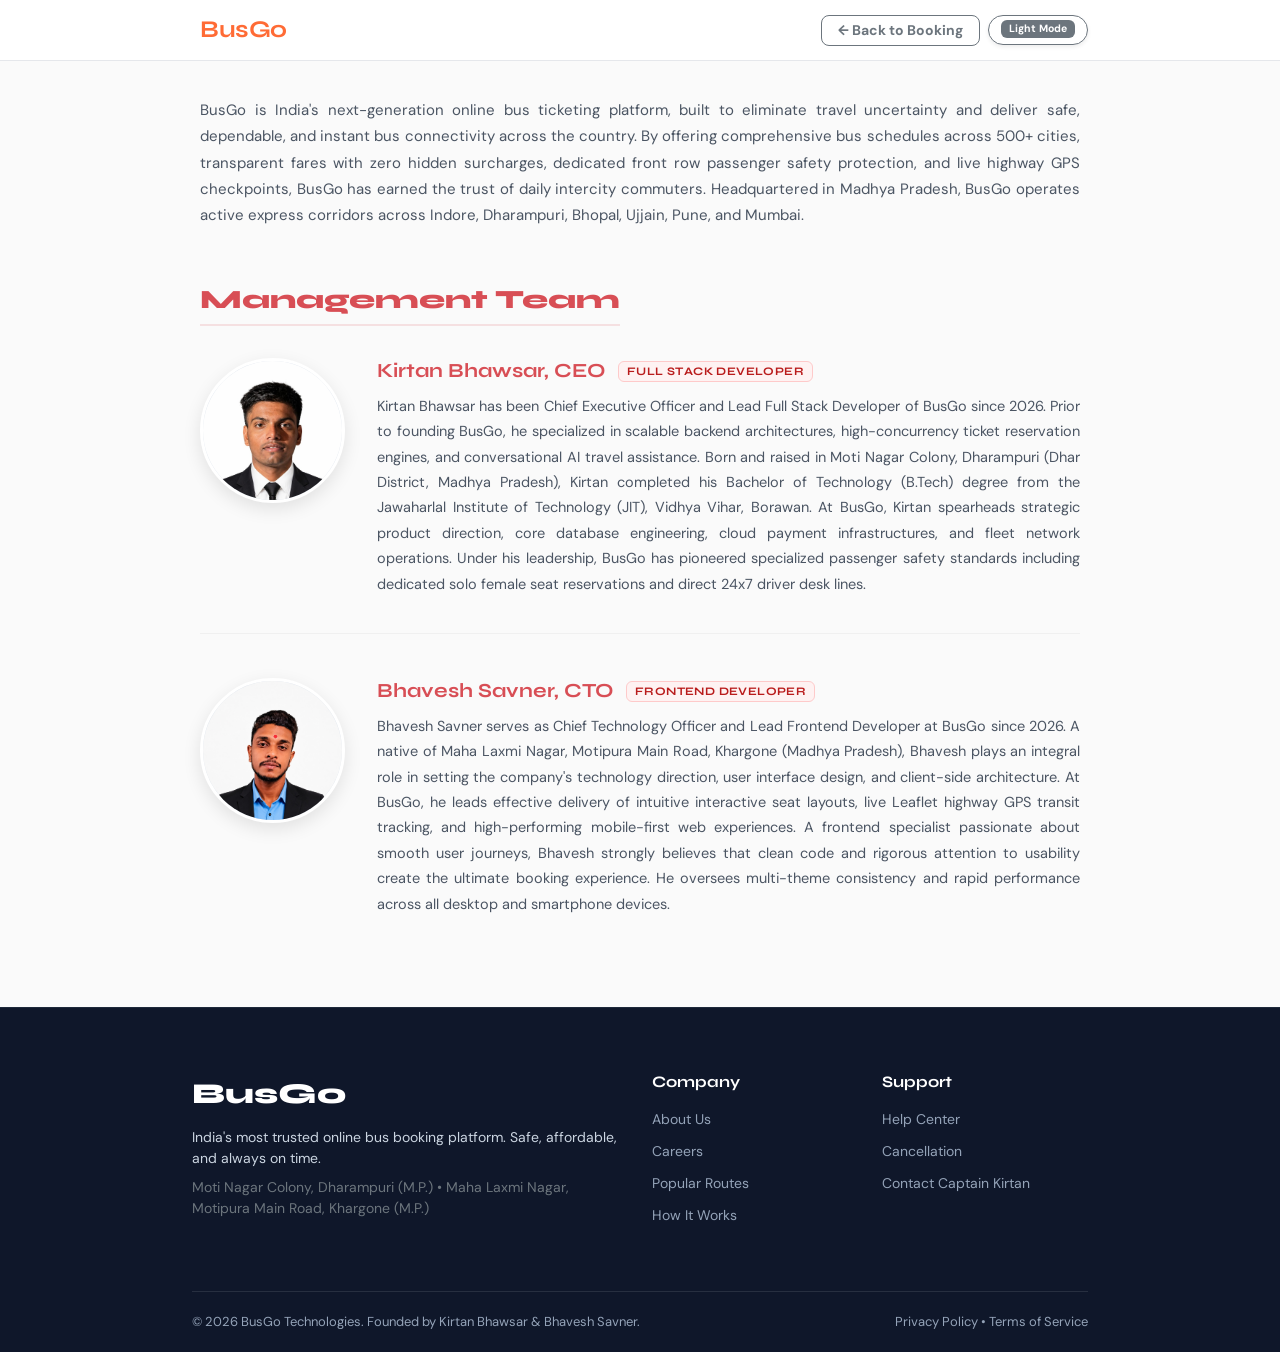
<file: src/main/webapp/about.html>
<!DOCTYPE html>
<html lang="en">
<head>
  <meta charset="UTF-8" />
  <meta name="viewport" content="width=device-width, initial-scale=1.0"/>
  <meta name="color-scheme" content="light dark"/>
  <meta name="theme-color" content="#ffffff" id="metaThemeColor"/>
  <title>About Us — BusGo Management Team</title>
  <link href="https://cdn.jsdelivr.net/npm/bootstrap@5.3.2/dist/css/bootstrap.min.css" rel="stylesheet"/>
  <link href="https://fonts.googleapis.com/css2?family=Syne:wght@600;700;800&family=DM+Sans:ital,opsz,wght@0,9..40,400;0,9..40,500;0,9..40,600;1,9..40,400&display=swap" rel="stylesheet"/>
  <link rel="stylesheet" href="style.css"/>
  <style>
    /* Clean, Lightweight redBus Corporate Layout */
    body {
      background-color: #fafafa;
      color: #374151;
      font-family: var(--font-body);
      min-height: 100vh;
      display: flex;
      flex-direction: column;
    }

    .about-nav {
      background: #ffffff;
      border-bottom: 1px solid #e5e7eb;
      padding: 12px 0;
      position: sticky;
      top: 0;
      z-index: 1020;
    }

    .about-main-wrapper {
      max-width: 920px;
      margin: 0 auto;
      padding: 36px 20px 60px;
      flex-grow: 1;
    }

    .company-summary {
      font-size: 15px;
      line-height: 1.75;
      color: #4b5563;
      margin-bottom: 32px;
      text-align: justify;
    }

    .management-section-title {
      font-family: var(--font-head);
      color: #d84e55; /* redBus signature crimson-red */
      font-size: 1.65rem;
      font-weight: 800;
      margin-top: 24px;
      margin-bottom: 32px;
      padding-bottom: 8px;
      border-bottom: 2px solid rgba(216, 78, 85, 0.15);
      display: inline-block;
    }

    .team-member-block {
      display: flex;
      align-items: flex-start;
      gap: 32px;
      margin-bottom: 44px;
      padding-bottom: 36px;
      border-bottom: 1px solid #f0f0f0;
    }

    .team-member-block:last-child {
      border-bottom: none;
      margin-bottom: 20px;
      padding-bottom: 10px;
    }

    .member-photo-container {
      flex-shrink: 0;
    }

    .member-avatar {
      width: 145px;
      height: 145px;
      border-radius: 50%;
      object-fit: cover;
      object-position: top center;
      box-shadow: 0 6px 18px rgba(0, 0, 0, 0.1);
      border: 3px solid #ffffff;
      display: block;
      background: #e2e8f0;
    }

    .member-content {
      flex-grow: 1;
    }

    .member-header-name {
      font-family: var(--font-head);
      color: #d84e55;
      font-size: 1.25rem;
      font-weight: 700;
      margin-bottom: 10px;
      line-height: 1.3;
    }

    .member-bio-text {
      font-size: 14.5px;
      line-height: 1.75;
      color: #4b5563;
      margin-bottom: 0;
      text-align: justify;
    }

    .member-sub-badge {
      display: inline-block;
      background: #fef2f2;
      color: #b91c1c;
      font-size: 11.5px;
      font-weight: 700;
      padding: 2px 8px;
      border-radius: 6px;
      border: 1px solid #fecaca;
      margin-left: 8px;
      vertical-align: middle;
      text-transform: uppercase;
      letter-spacing: 0.4px;
    }

    /* Mobile Responsiveness (< 768px) */
    @media (max-width: 767px) {
      .about-main-wrapper {
        padding: 24px 16px 40px;
      }

      .company-summary {
        font-size: 14px;
        line-height: 1.65;
        margin-bottom: 24px;
      }

      .management-section-title {
        font-size: 1.45rem;
        margin-bottom: 24px;
      }

      .team-member-block {
        flex-direction: column;
        align-items: center;
        gap: 16px;
        margin-bottom: 32px;
        padding-bottom: 28px;
        text-align: center;
      }

      .member-avatar {
        width: 125px;
        height: 125px;
      }

      .member-header-name {
        font-size: 1.2rem;
        margin-bottom: 8px;
      }

      .member-bio-text {
        font-size: 13.5px;
        line-height: 1.65;
        text-align: left;
      }
    }

    /* Dark Theme Support */
    [data-theme="dark"] body {
      background-color: #0b1120;
      color: #cbd5e1;
    }

    [data-theme="dark"] .about-nav {
      background: #0f172a;
      border-bottom-color: #1e293b;
    }

    [data-theme="dark"] .company-summary {
      color: #94a3b8;
    }

    [data-theme="dark"] .management-section-title {
      color: #ff6b35;
      border-bottom-color: rgba(255, 107, 53, 0.25);
    }

    [data-theme="dark"] .team-member-block {
      border-bottom-color: #1e293b;
    }

    [data-theme="dark"] .member-avatar {
      border-color: #1e293b;
      box-shadow: 0 6px 18px rgba(0, 0, 0, 0.35);
    }

    [data-theme="dark"] .member-header-name {
      color: #ff6b35;
    }

    [data-theme="dark"] .member-bio-text {
      color: #cbd5e1;
    }

    [data-theme="dark"] .member-sub-badge {
      background: rgba(255, 107, 53, 0.15);
      color: #ff8a5b;
      border-color: rgba(255, 107, 53, 0.35);
    }
  </style>
</head>
<body>

<!-- TOP COMPACT NAVIGATION BAR -->
<nav class="about-nav">
  <div class="container d-flex justify-content-between align-items-center" style="max-width: 920px;">
    <a class="navbar-brand d-flex align-items-center gap-1 text-decoration-none" href="index.html">
      <span class="brand-icon"></span>
      <span class="fw-bold fs-4" style="color: var(--primary); font-family: var(--font-head); letter-spacing: -0.5px;">BusGo</span>
    </a>
    
    <div class="d-flex align-items-center gap-2">
      <a href="index.html" class="btn btn-outline-secondary btn-sm px-3 fw-bold" style="border-radius: 8px;">
        &larr; Back to Booking
      </a>
      <button class="btn btn-outline-secondary btn-sm shadow-sm" id="themeToggleBtn" onclick="toggleTheme()" title="Toggle Dark / Light Mode" style="border-radius: 8px;">
        <span id="themeToggleLabel" class="badge bg-secondary-subtle text-secondary border px-2 py-1 fw-bold">Dark Mode</span>
      </button>
    </div>
  </div>
</nav>

<!-- MAIN CONTENT CONTAINER -->
<main class="about-main-wrapper">
  
  <!-- COMPANY SUMMARY OVERVIEW -->
  <p class="company-summary">
    BusGo is India's next-generation online bus ticketing platform, built to eliminate travel uncertainty and deliver safe, dependable, and instant bus connectivity across the country. By offering comprehensive bus schedules across 500+ cities, transparent fares with zero hidden surcharges, dedicated front row passenger safety protection, and live highway GPS checkpoints, BusGo has earned the trust of daily intercity commuters. Headquartered in Madhya Pradesh, BusGo operates active express corridors across Indore, Dharampuri, Bhopal, Ujjain, Pune, and Mumbai.
  </p>

  <!-- SECTION TITLE -->
  <h2 class="management-section-title">Management Team</h2>

  <!-- 1. KIRTAN BHAWSAR (CEO & FULL STACK DEVELOPER) -->
  <div class="team-member-block">
    <div class="member-photo-container">
      <img src="images/kirtan_bhawsar.jpg" alt="Kirtan Bhawsar" class="member-avatar" onerror="this.src='https://images.unsplash.com/photo-1507003211169-0a1dd7228f2d?auto=format&fit=crop&w=400&q=80';"/>
    </div>
    <div class="member-content">
      <div class="member-header-name">
        Kirtan Bhawsar, CEO
        <span class="member-sub-badge">Full Stack Developer</span>
      </div>
      <p class="member-bio-text">
        Kirtan Bhawsar has been Chief Executive Officer and Lead Full Stack Developer of BusGo since 2026. Prior to founding BusGo, he specialized in scalable backend architectures, high-concurrency ticket reservation engines, and conversational AI travel assistance. Born and raised in Moti Nagar Colony, Dharampuri (Dhar District, Madhya Pradesh), Kirtan completed his Bachelor of Technology (B.Tech) degree from the Jawaharlal Institute of Technology (JIT), Vidhya Vihar, Borawan. At BusGo, Kirtan spearheads strategic product direction, core database engineering, cloud payment infrastructures, and fleet network operations. Under his leadership, BusGo has pioneered specialized passenger safety standards including dedicated solo female seat reservations and direct 24x7 driver desk lines.
      </p>
    </div>
  </div>

  <!-- 2. BHAVESH SAVNER (CTO & FRONTEND DEVELOPER) -->
  <div class="team-member-block">
    <div class="member-photo-container">
      <img src="images/bhavesh_savner.jpg" alt="Bhavesh Savner" class="member-avatar" onerror="this.src='https://images.unsplash.com/photo-1500648767791-00dcc994a43e?auto=format&fit=crop&w=400&q=80';"/>
    </div>
    <div class="member-content">
      <div class="member-header-name">
        Bhavesh Savner, CTO
        <span class="member-sub-badge">Frontend Developer</span>
      </div>
      <p class="member-bio-text">
        Bhavesh Savner serves as Chief Technology Officer and Lead Frontend Developer at BusGo since 2026. A native of Maha Laxmi Nagar, Motipura Main Road, Khargone (Madhya Pradesh), Bhavesh plays an integral role in setting the company's technology direction, user interface design, and client-side architecture. At BusGo, he leads effective delivery of intuitive interactive seat layouts, live Leaflet highway GPS transit tracking, and high-performing mobile-first web experiences. A frontend specialist passionate about smooth user journeys, Bhavesh strongly believes that clean code and rigorous attention to usability create the ultimate booking experience. He oversees multi-theme consistency and rapid performance across all desktop and smartphone devices.
      </p>
    </div>
  </div>

</main>

<!-- SIMPLE, CLEAN FOOTER -->
<footer class="footer mt-auto">
  <div class="container" style="max-width: 920px;">
    <div class="row g-4">
      <div class="col-md-6">
        <div class="footer-brand">BusGo</div>
        <p class="footer-desc mb-2">India's most trusted online bus booking platform. Safe, affordable, and always on time.</p>
        <div class="small text-secondary">
          Moti Nagar Colony, Dharampuri (M.P.) &bull; Maha Laxmi Nagar, Motipura Main Road, Khargone (M.P.)
        </div>
      </div>
      <div class="col-md-3 col-6">
        <h6>Company</h6>
        <ul class="footer-links">
          <li><a href="about.html">About Us</a></li>
          <li><a href="careers.html">Careers</a></li>
          <li><a href="index.html#routes-section">Popular Routes</a></li>
          <li><a href="index.html#how-section">How It Works</a></li>
        </ul>
      </div>
      <div class="col-md-3 col-6">
        <h6>Support</h6>
        <ul class="footer-links">
          <li><a href="index.html">Help Center</a></li>
          <li><a href="index.html">Cancellation</a></li>
          <li><a href="https://wa.me/916264213958" target="_blank">Contact Captain Kirtan</a></li>
        </ul>
      </div>
    </div>
    <div class="footer-bottom">
      <span>&copy; 2026 BusGo Technologies. Founded by Kirtan Bhawsar &amp; Bhavesh Savner.</span>
      <span>Privacy Policy &bull; Terms of Service</span>
    </div>
  </div>
</footer>

<script>
  // Theme Engine for About Us Page
  function initTheme() {
    const saved = localStorage.getItem('busgo_theme') || 'light';
    applyTheme(saved);
  }
  function applyTheme(theme) {
    document.documentElement.setAttribute('data-theme', theme);
    document.documentElement.setAttribute('data-bs-theme', theme);
    localStorage.setItem('busgo_theme', theme);
    const isDark = theme === 'dark';
    const label = document.getElementById('themeToggleLabel');
    if (label) {
      label.textContent = isDark ? 'Dark Mode' : 'Light Mode';
      label.className = isDark ? 'badge bg-warning text-dark px-2 py-1 fw-bold' : 'badge bg-secondary text-white px-2 py-1 fw-bold';
    }
    const metaTheme = document.getElementById('metaThemeColor');
    if (metaTheme) {
      metaTheme.setAttribute('content', isDark ? '#0b1120' : '#ffffff');
    }
  }
  function toggleTheme() {
    const current = document.documentElement.getAttribute('data-theme') === 'dark' ? 'dark' : 'light';
    const next = current === 'dark' ? 'light' : 'dark';
    applyTheme(next);
  }
  document.addEventListener('DOMContentLoaded', initTheme);
</script>

</body>
</html>
</file>
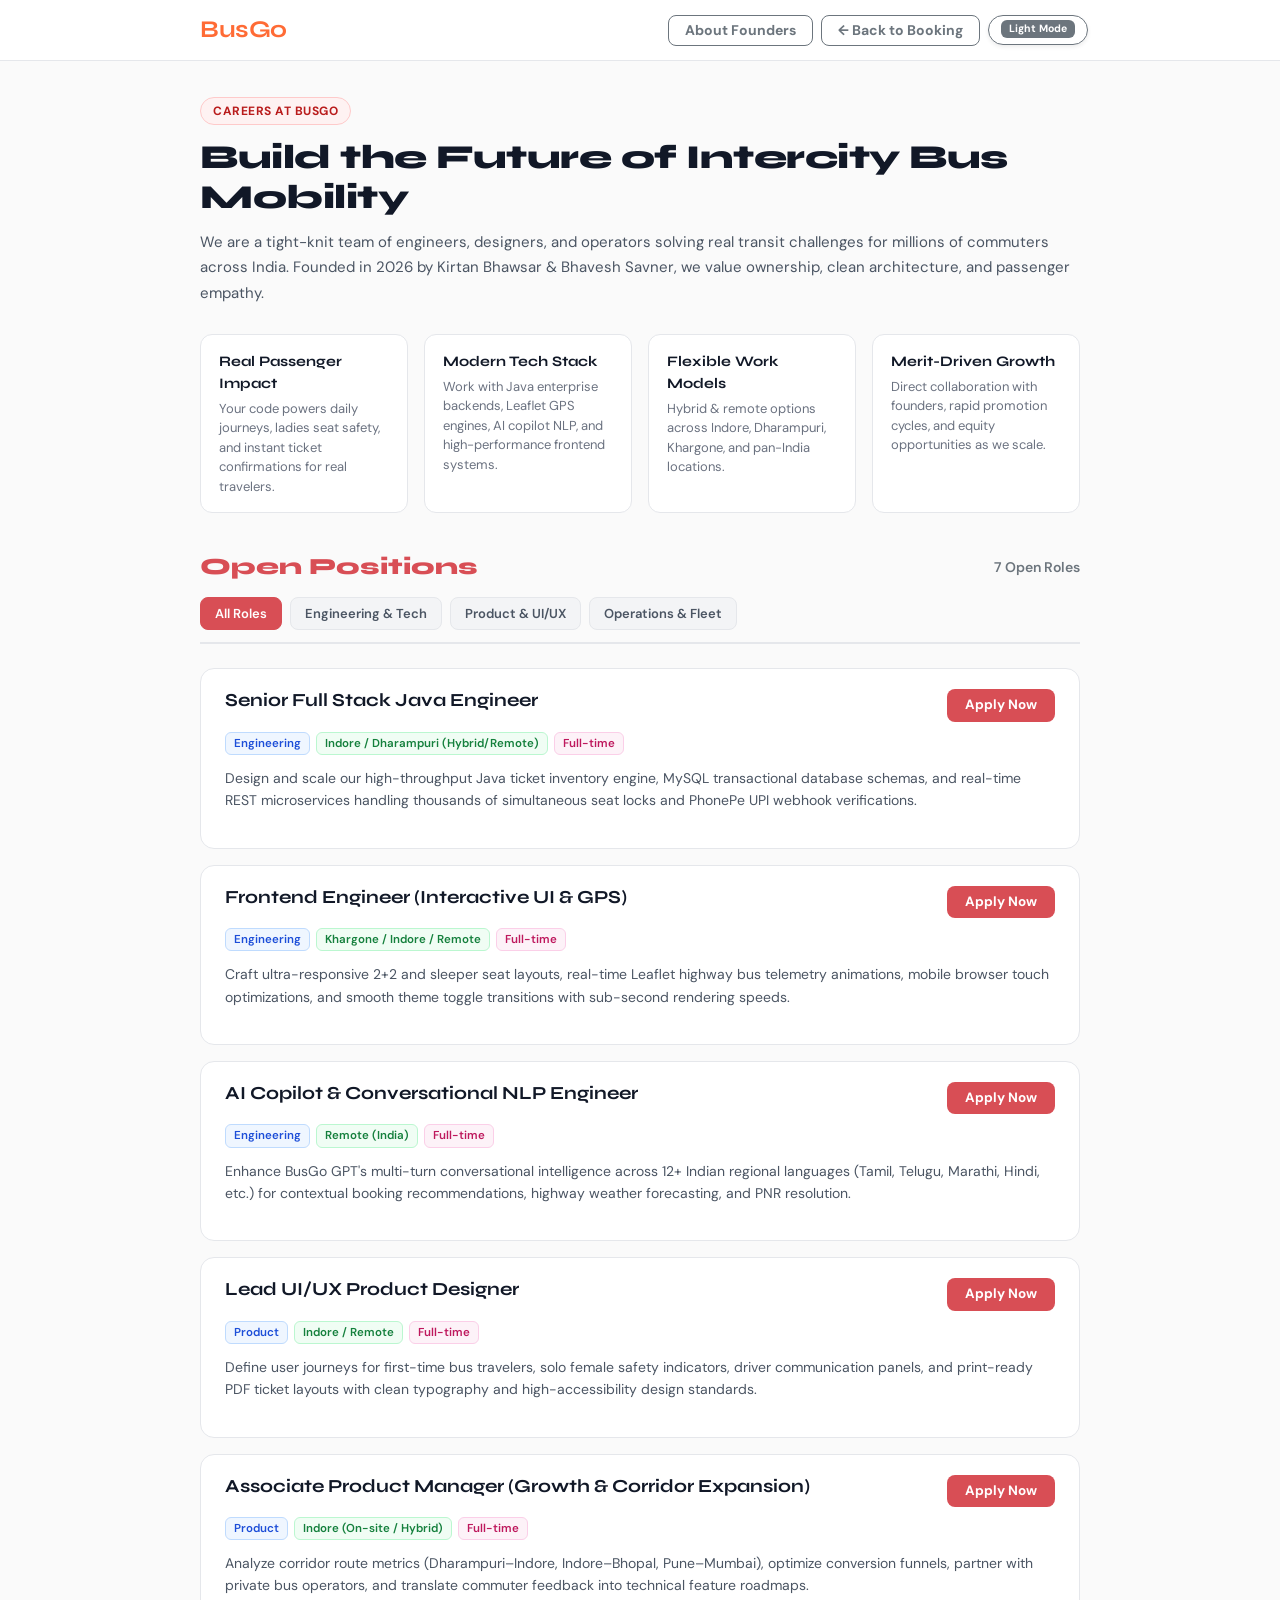
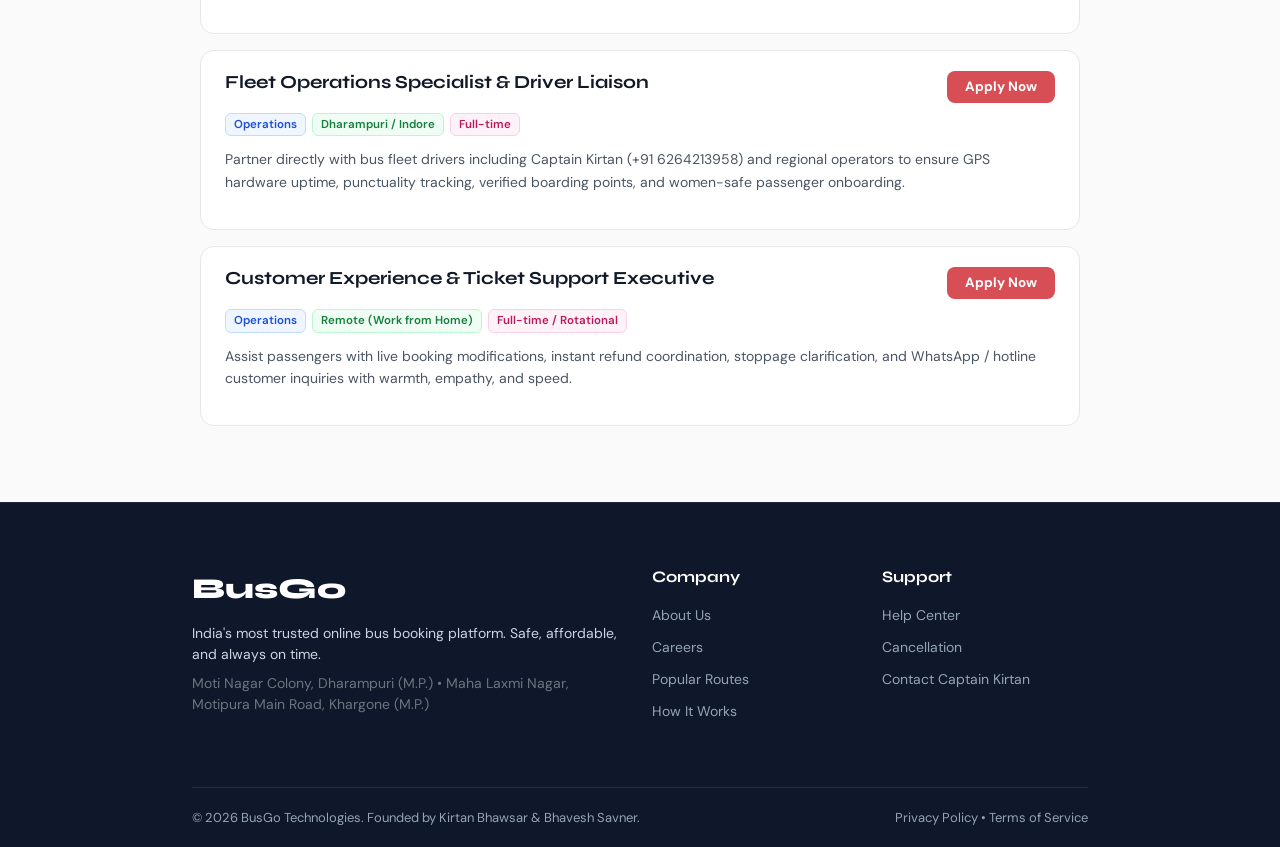
<file: src/main/webapp/careers.html>
<!DOCTYPE html>
<html lang="en">
<head>
  <meta charset="UTF-8" />
  <meta name="viewport" content="width=device-width, initial-scale=1.0"/>
  <meta name="color-scheme" content="light dark"/>
  <meta name="theme-color" content="#ffffff" id="metaThemeColor"/>
  <title>Careers at BusGo — Join Our Engineering &amp; Operations Team</title>
  <link href="https://cdn.jsdelivr.net/npm/bootstrap@5.3.2/dist/css/bootstrap.min.css" rel="stylesheet"/>
  <link href="https://fonts.googleapis.com/css2?family=Syne:wght@600;700;800&family=DM+Sans:ital,opsz,wght@0,9..40,400;0,9..40,500;0,9..40,600;1,9..40,400&display=swap" rel="stylesheet"/>
  <link rel="stylesheet" href="style.css"/>
  <style>
    /* Clean, Lightweight redBus Style Careers Layout */
    body {
      background-color: #fafafa;
      color: #374151;
      font-family: var(--font-body);
      min-height: 100vh;
      display: flex;
      flex-direction: column;
    }

    .careers-nav {
      background: #ffffff;
      border-bottom: 1px solid #e5e7eb;
      padding: 12px 0;
      position: sticky;
      top: 0;
      z-index: 1020;
    }

    .careers-main-wrapper {
      max-width: 920px;
      margin: 0 auto;
      padding: 36px 20px 60px;
      flex-grow: 1;
      width: 100%;
    }

    .careers-hero-badge {
      display: inline-block;
      background: #fef2f2;
      color: #b91c1c;
      border: 1px solid #fecaca;
      padding: 4px 12px;
      border-radius: 50rem;
      font-size: 12px;
      font-weight: 700;
      text-transform: uppercase;
      letter-spacing: 0.5px;
      margin-bottom: 12px;
    }

    .careers-heading {
      font-family: var(--font-head);
      color: #111827;
      font-size: 2.1rem;
      font-weight: 800;
      margin-bottom: 12px;
      letter-spacing: -0.5px;
    }

    .careers-sub {
      font-size: 15px;
      line-height: 1.7;
      color: #4b5563;
      margin-bottom: 28px;
    }

    /* Benefits Grid (Compact) */
    .perks-row {
      display: grid;
      grid-template-columns: repeat(auto-fit, minmax(200px, 1fr));
      gap: 16px;
      margin-bottom: 40px;
    }

    .perk-card {
      background: #ffffff;
      border: 1.5px solid #e5e7eb;
      border-radius: 12px;
      padding: 16px 18px;
      transition: all 0.2s ease;
    }

    .perk-card:hover {
      border-color: #d84e55;
      transform: translateY(-2px);
      box-shadow: 0 4px 12px rgba(0, 0, 0, 0.05);
    }

    .perk-title {
      font-family: var(--font-head);
      font-weight: 700;
      font-size: 14.5px;
      color: #111827;
      margin-bottom: 4px;
    }

    .perk-desc {
      font-size: 13px;
      color: #6b7280;
      line-height: 1.5;
      margin: 0;
    }

    /* Filter Tabs */
    .filter-tabs {
      display: flex;
      flex-wrap: wrap;
      gap: 8px;
      margin-bottom: 24px;
      border-bottom: 2px solid #e5e7eb;
      padding-bottom: 12px;
    }

    .tab-pill {
      background: #f3f4f6;
      border: 1px solid #e5e7eb;
      color: #4b5563;
      padding: 6px 14px;
      border-radius: 8px;
      font-size: 13px;
      font-weight: 600;
      cursor: pointer;
      transition: all 0.2s ease;
    }

    .tab-pill:hover,
    .tab-pill.active {
      background: #d84e55;
      color: #ffffff;
      border-color: #d84e55;
    }

    /* Job Openings List */
    .section-title-red {
      font-family: var(--font-head);
      color: #d84e55;
      font-size: 1.45rem;
      font-weight: 800;
      margin-bottom: 20px;
    }

    .job-card {
      background: #ffffff;
      border: 1.5px solid #e5e7eb;
      border-radius: 14px;
      padding: 20px 24px;
      margin-bottom: 16px;
      transition: all 0.2s ease;
    }

    .job-card:hover {
      border-color: #d84e55;
      box-shadow: 0 6px 18px rgba(216, 78, 85, 0.08);
      transform: translateY(-2px);
    }

    .job-header {
      display: flex;
      justify-content: space-between;
      align-items: flex-start;
      gap: 12px;
      margin-bottom: 10px;
      flex-wrap: wrap;
    }

    .job-role-title {
      font-family: var(--font-head);
      font-size: 1.15rem;
      font-weight: 700;
      color: #111827;
      margin: 0;
    }

    .job-badges {
      display: flex;
      flex-wrap: wrap;
      gap: 6px;
      margin-bottom: 12px;
    }

    .badge-dept {
      background: #eff6ff;
      color: #1d4ed8;
      border: 1px solid #bfdbfe;
      font-size: 11.5px;
      font-weight: 600;
      padding: 2px 8px;
      border-radius: 6px;
    }

    .badge-loc {
      background: #f0fdf4;
      color: #15803d;
      border: 1px solid #bbf7d0;
      font-size: 11.5px;
      font-weight: 600;
      padding: 2px 8px;
      border-radius: 6px;
    }

    .badge-type {
      background: #fdf2f8;
      color: #be185d;
      border: 1px solid #fbcfe8;
      font-size: 11.5px;
      font-weight: 600;
      padding: 2px 8px;
      border-radius: 6px;
    }

    .job-summary {
      font-size: 14px;
      color: #4b5563;
      line-height: 1.6;
      margin-bottom: 16px;
    }

    .btn-apply {
      background: #d84e55;
      color: #ffffff;
      border: none;
      font-weight: 700;
      font-size: 13.5px;
      padding: 6px 18px;
      border-radius: 8px;
      transition: background 0.2s ease;
    }

    .btn-apply:hover {
      background: #b91c1c;
      color: #ffffff;
    }

    /* Application Modal Custom Styling */
    .modal-backdrop-custom {
      position: fixed;
      inset: 0;
      background: rgba(15, 23, 42, 0.6);
      backdrop-filter: blur(4px);
      z-index: 1050;
      display: none;
      align-items: center;
      justify-content: center;
      padding: 16px;
    }

    .modal-backdrop-custom.show {
      display: flex;
    }

    .modal-box-careers {
      background: #ffffff;
      border-radius: 16px;
      max-width: 520px;
      width: 100%;
      box-shadow: 0 20px 45px rgba(0, 0, 0, 0.2);
      overflow: hidden;
      animation: modalFadeIn 0.25s ease-out;
    }

    @keyframes modalFadeIn {
      from { opacity: 0; transform: scale(0.95); }
      to { opacity: 1; transform: scale(1); }
    }

    .modal-header-careers {
      padding: 18px 22px;
      border-bottom: 1px solid #e5e7eb;
      display: flex;
      justify-content: space-between;
      align-items: center;
    }

    .modal-title-careers {
      font-family: var(--font-head);
      font-size: 1.25rem;
      font-weight: 800;
      color: #111827;
      margin: 0;
    }

    .modal-body-careers {
      padding: 22px;
      max-height: 80vh;
      overflow-y: auto;
    }

    /* Mobile Responsiveness (< 768px) */
    @media (max-width: 767px) {
      .careers-main-wrapper {
        padding: 24px 16px 40px;
      }
      .careers-heading {
        font-size: 1.65rem;
      }
      .perks-row {
        grid-template-columns: 1fr;
        gap: 10px;
      }
      .job-card {
        padding: 16px;
      }
      .job-header {
        flex-direction: column;
        align-items: flex-start;
      }
      .btn-apply {
        width: 100%;
        text-align: center;
        padding: 8px 16px;
      }
    }

    /* Dark Mode Overrides */
    [data-theme="dark"] body {
      background-color: #0b1120;
      color: #cbd5e1;
    }

    [data-theme="dark"] .careers-nav {
      background: #0f172a;
      border-bottom-color: #1e293b;
    }

    [data-theme="dark"] .careers-heading {
      color: #f1f5f9;
    }

    [data-theme="dark"] .careers-sub {
      color: #94a3b8;
    }

    [data-theme="dark"] .perk-card,
    [data-theme="dark"] .job-card {
      background: #1e293b;
      border-color: #334155;
    }

    [data-theme="dark"] .perk-card:hover,
    [data-theme="dark"] .job-card:hover {
      border-color: #ff6b35;
    }

    [data-theme="dark"] .perk-title,
    [data-theme="dark"] .job-role-title {
      color: #f1f5f9;
    }

    [data-theme="dark"] .perk-desc,
    [data-theme="dark"] .job-summary {
      color: #94a3b8;
    }

    [data-theme="dark"] .tab-pill {
      background: #1e293b;
      border-color: #334155;
      color: #cbd5e1;
    }

    [data-theme="dark"] .filter-tabs {
      border-bottom-color: #334155;
    }

    [data-theme="dark"] .badge-dept {
      background: rgba(37, 99, 235, 0.15);
      color: #93c5fd;
      border-color: rgba(37, 99, 235, 0.3);
    }

    [data-theme="dark"] .badge-loc {
      background: rgba(16, 185, 129, 0.15);
      color: #6ee7b7;
      border-color: rgba(16, 185, 129, 0.3);
    }

    [data-theme="dark"] .badge-type {
      background: rgba(236, 72, 153, 0.15);
      color: #f472b6;
      border-color: rgba(236, 72, 153, 0.3);
    }

    [data-theme="dark"] .modal-box-careers {
      background: #1e293b;
      border: 1px solid #334155;
    }

    [data-theme="dark"] .modal-header-careers {
      border-bottom-color: #334155;
    }

    [data-theme="dark"] .modal-title-careers {
      color: #f1f5f9;
    }

    [data-theme="dark"] .form-control {
      background-color: #0f172a;
      border-color: #334155;
      color: #f1f5f9;
    }

    [data-theme="dark"] .form-control:focus {
      background-color: #162032;
      border-color: #ff6b35;
      color: #ffffff;
    }
  </style>
</head>
<body>

<!-- TOP COMPACT NAVIGATION BAR -->
<nav class="careers-nav">
  <div class="container d-flex justify-content-between align-items-center" style="max-width: 920px;">
    <a class="navbar-brand d-flex align-items-center gap-1 text-decoration-none" href="index.html">
      <span class="brand-icon"></span>
      <span class="fw-bold fs-4" style="color: var(--primary); font-family: var(--font-head); letter-spacing: -0.5px;">BusGo</span>
    </a>
    
    <div class="d-flex align-items-center gap-2">
      <a href="about.html" class="btn btn-outline-secondary btn-sm px-3 fw-bold" style="border-radius: 8px;">
        About Founders
      </a>
      <a href="index.html" class="btn btn-outline-secondary btn-sm px-3 fw-bold" style="border-radius: 8px;">
        &larr; Back to Booking
      </a>
      <button class="btn btn-outline-secondary btn-sm shadow-sm" id="themeToggleBtn" onclick="toggleTheme()" title="Toggle Dark / Light Mode" style="border-radius: 8px;">
        <span id="themeToggleLabel" class="badge bg-secondary-subtle text-secondary border px-2 py-1 fw-bold">Dark Mode</span>
      </button>
    </div>
  </div>
</nav>

<!-- MAIN CONTENT CONTAINER -->
<main class="careers-main-wrapper">
  
  <div class="careers-hero-badge">Careers at BusGo</div>
  <h1 class="careers-heading">Build the Future of Intercity Bus Mobility</h1>
  <p class="careers-sub">
    We are a tight-knit team of engineers, designers, and operators solving real transit challenges for millions of commuters across India. Founded in 2026 by Kirtan Bhawsar &amp; Bhavesh Savner, we value ownership, clean architecture, and passenger empathy.
  </p>

  <!-- WHY WORK WITH US (4 COMPACT PILLARS) -->
  <div class="perks-row">
    <div class="perk-card">
      <div class="perk-title">Real Passenger Impact</div>
      <p class="perk-desc">Your code powers daily journeys, ladies seat safety, and instant ticket confirmations for real travelers.</p>
    </div>
    <div class="perk-card">
      <div class="perk-title">Modern Tech Stack</div>
      <p class="perk-desc">Work with Java enterprise backends, Leaflet GPS engines, AI copilot NLP, and high-performance frontend systems.</p>
    </div>
    <div class="perk-card">
      <div class="perk-title">Flexible Work Models</div>
      <p class="perk-desc">Hybrid &amp; remote options across Indore, Dharampuri, Khargone, and pan-India locations.</p>
    </div>
    <div class="perk-card">
      <div class="perk-title">Merit-Driven Growth</div>
      <p class="perk-desc">Direct collaboration with founders, rapid promotion cycles, and equity opportunities as we scale.</p>
    </div>
  </div>

  <!-- CURRENT JOB OPENINGS SECTION -->
  <div class="d-flex justify-content-between align-items-center mb-3">
    <h2 class="section-title-red m-0">Open Positions</h2>
    <span class="small text-secondary fw-semibold" id="jobCountText">7 Open Roles</span>
  </div>

  <!-- DEPARTMENT FILTER TABS -->
  <div class="filter-tabs">
    <button class="tab-pill active" onclick="filterJobs('all')">All Roles</button>
    <button class="tab-pill" onclick="filterJobs('engineering')">Engineering &amp; Tech</button>
    <button class="tab-pill" onclick="filterJobs('product')">Product &amp; UI/UX</button>
    <button class="tab-pill" onclick="filterJobs('operations')">Operations &amp; Fleet</button>
  </div>

  <!-- JOB LISTINGS -->
  <div id="jobListingsContainer">

    <!-- JOB 1: Java Full Stack Engineer -->
    <div class="job-card" data-dept="engineering">
      <div class="job-header">
        <h3 class="job-role-title">Senior Full Stack Java Engineer</h3>
        <button class="btn-apply" onclick="openApplyModal('Senior Full Stack Java Engineer', 'Engineering')">Apply Now</button>
      </div>
      <div class="job-badges">
        <span class="badge-dept">Engineering</span>
        <span class="badge-loc">Indore / Dharampuri (Hybrid/Remote)</span>
        <span class="badge-type">Full-time</span>
      </div>
      <p class="job-summary">
        Design and scale our high-throughput Java ticket inventory engine, MySQL transactional database schemas, and real-time REST microservices handling thousands of simultaneous seat locks and PhonePe UPI webhook verifications.
      </p>
    </div>

    <!-- JOB 2: Frontend Engineer -->
    <div class="job-card" data-dept="engineering">
      <div class="job-header">
        <h3 class="job-role-title">Frontend Engineer (Interactive UI &amp; GPS)</h3>
        <button class="btn-apply" onclick="openApplyModal('Frontend Engineer (Interactive UI & GPS)', 'Engineering')">Apply Now</button>
      </div>
      <div class="job-badges">
        <span class="badge-dept">Engineering</span>
        <span class="badge-loc">Khargone / Indore / Remote</span>
        <span class="badge-type">Full-time</span>
      </div>
      <p class="job-summary">
        Craft ultra-responsive 2+2 and sleeper seat layouts, real-time Leaflet highway bus telemetry animations, mobile browser touch optimizations, and smooth theme toggle transitions with sub-second rendering speeds.
      </p>
    </div>

    <!-- JOB 3: AI & NLP Engineer -->
    <div class="job-card" data-dept="engineering">
      <div class="job-header">
        <h3 class="job-role-title">AI Copilot &amp; Conversational NLP Engineer</h3>
        <button class="btn-apply" onclick="openApplyModal('AI Copilot & Conversational NLP Engineer', 'Engineering')">Apply Now</button>
      </div>
      <div class="job-badges">
        <span class="badge-dept">Engineering</span>
        <span class="badge-loc">Remote (India)</span>
        <span class="badge-type">Full-time</span>
      </div>
      <p class="job-summary">
        Enhance BusGo GPT's multi-turn conversational intelligence across 12+ Indian regional languages (Tamil, Telugu, Marathi, Hindi, etc.) for contextual booking recommendations, highway weather forecasting, and PNR resolution.
      </p>
    </div>

    <!-- JOB 4: UI/UX Product Designer -->
    <div class="job-card" data-dept="product">
      <div class="job-header">
        <h3 class="job-role-title">Lead UI/UX Product Designer</h3>
        <button class="btn-apply" onclick="openApplyModal('Lead UI/UX Product Designer', 'Product')">Apply Now</button>
      </div>
      <div class="job-badges">
        <span class="badge-dept">Product</span>
        <span class="badge-loc">Indore / Remote</span>
        <span class="badge-type">Full-time</span>
      </div>
      <p class="job-summary">
        Define user journeys for first-time bus travelers, solo female safety indicators, driver communication panels, and print-ready PDF ticket layouts with clean typography and high-accessibility design standards.
      </p>
    </div>

    <!-- JOB 5: Associate Product Manager -->
    <div class="job-card" data-dept="product">
      <div class="job-header">
        <h3 class="job-role-title">Associate Product Manager (Growth &amp; Corridor Expansion)</h3>
        <button class="btn-apply" onclick="openApplyModal('Associate Product Manager (Growth)', 'Product')">Apply Now</button>
      </div>
      <div class="job-badges">
        <span class="badge-dept">Product</span>
        <span class="badge-loc">Indore (On-site / Hybrid)</span>
        <span class="badge-type">Full-time</span>
      </div>
      <p class="job-summary">
        Analyze corridor route metrics (Dharampuri–Indore, Indore–Bhopal, Pune–Mumbai), optimize conversion funnels, partner with private bus operators, and translate commuter feedback into technical feature roadmaps.
      </p>
    </div>

    <!-- JOB 6: Fleet Operations Manager -->
    <div class="job-card" data-dept="operations">
      <div class="job-header">
        <h3 class="job-role-title">Fleet Operations Specialist &amp; Driver Liaison</h3>
        <button class="btn-apply" onclick="openApplyModal('Fleet Operations Specialist', 'Operations')">Apply Now</button>
      </div>
      <div class="job-badges">
        <span class="badge-dept">Operations</span>
        <span class="badge-loc">Dharampuri / Indore</span>
        <span class="badge-type">Full-time</span>
      </div>
      <p class="job-summary">
        Partner directly with bus fleet drivers including Captain Kirtan (+91 6264213958) and regional operators to ensure GPS hardware uptime, punctuality tracking, verified boarding points, and women-safe passenger onboarding.
      </p>
    </div>

    <!-- JOB 7: 24x7 Customer Support Specialist -->
    <div class="job-card" data-dept="operations">
      <div class="job-header">
        <h3 class="job-role-title">Customer Experience &amp; Ticket Support Executive</h3>
        <button class="btn-apply" onclick="openApplyModal('Customer Experience Executive', 'Operations')">Apply Now</button>
      </div>
      <div class="job-badges">
        <span class="badge-dept">Operations</span>
        <span class="badge-loc">Remote (Work from Home)</span>
        <span class="badge-type">Full-time / Rotational</span>
      </div>
      <p class="job-summary">
        Assist passengers with live booking modifications, instant refund coordination, stoppage clarification, and WhatsApp / hotline customer inquiries with warmth, empathy, and speed.
      </p>
    </div>

  </div>

  <!-- APPLICATION SUCCESS NOTICE (Hidden by default) -->
  <div id="applicationToast" class="alert alert-success mt-4 d-none shadow-sm border-0" role="alert">
    <strong>Application Submitted Successfully!</strong> Thank you for your interest in joining BusGo. Our talent acquisition team will review your application and respond within 48 hours.
  </div>

</main>

<!-- APPLICATION MODAL POPUP -->
<div class="modal-backdrop-custom" id="applyModal" onclick="closeApplyModalOnBackdrop(event)">
  <div class="modal-box-careers">
    <div class="modal-header-careers">
      <div>
        <h4 class="modal-title-careers" id="modalJobTitle">Apply for Role</h4>
        <small class="text-secondary" id="modalJobDept">Department: Engineering</small>
      </div>
      <button type="button" class="btn-close" onclick="closeApplyModal()"></button>
    </div>
    <div class="modal-body-careers">
      <form id="jobApplicationForm" onsubmit="submitJobApplication(event)">
        <input type="hidden" id="appRoleField" name="role" value=""/>
        
        <div class="mb-3">
          <label class="form-label small fw-bold">Full Name *</label>
          <input type="text" class="form-control" id="appFullName" placeholder="e.g. Rahul Sharma" required/>
        </div>

        <div class="row g-2 mb-3">
          <div class="col-sm-6">
            <label class="form-label small fw-bold">Email Address *</label>
            <input type="email" class="form-control" id="appEmail" placeholder="your@email.com" required/>
          </div>
          <div class="col-sm-6">
            <label class="form-label small fw-bold">Mobile Number *</label>
            <input type="tel" class="form-control" id="appPhone" placeholder="e.g. 9876543210" maxlength="10" required/>
          </div>
        </div>

        <div class="row g-2 mb-3">
          <div class="col-sm-6">
            <label class="form-label small fw-bold">Years of Experience</label>
            <select class="form-select form-control" id="appExperience">
              <option value="Fresher / 0-1 yr">Fresher / 0-1 Year</option>
              <option value="1-3 yrs" selected>1 - 3 Years</option>
              <option value="3-5 yrs">3 - 5 Years</option>
              <option value="5+ yrs">5+ Years</option>
            </select>
          </div>
          <div class="col-sm-6">
            <label class="form-label small fw-bold">Current City</label>
            <input type="text" class="form-control" id="appCity" placeholder="e.g. Indore, Bhopal, Dhar"/>
          </div>
        </div>

        <div class="mb-3">
          <label class="form-label small fw-bold">Portfolio / LinkedIn / GitHub URL</label>
          <input type="url" class="form-control" id="appPortfolio" placeholder="https://linkedin.com/in/... or github.com/..."/>
        </div>

        <div class="mb-4">
          <label class="form-label small fw-bold">Brief Note / Why do you want to join BusGo?</label>
          <textarea class="form-control" id="appNote" rows="3" placeholder="Tell us about yourself, your projects, and why you are excited about smart bus mobility..."></textarea>
        </div>

        <button type="submit" class="btn btn-primary w-100 py-2 fw-bold" style="background:#d84e55; border:none; border-radius:8px;">
          Submit Application
        </button>
      </form>
    </div>
  </div>
</div>

<!-- SIMPLE, CLEAN FOOTER -->
<footer class="footer mt-auto">
  <div class="container" style="max-width: 920px;">
    <div class="row g-4">
      <div class="col-md-6">
        <div class="footer-brand">BusGo</div>
        <p class="footer-desc mb-2">India's most trusted online bus booking platform. Safe, affordable, and always on time.</p>
        <div class="small text-secondary">
          Moti Nagar Colony, Dharampuri (M.P.) &bull; Maha Laxmi Nagar, Motipura Main Road, Khargone (M.P.)
        </div>
      </div>
      <div class="col-md-3 col-6">
        <h6>Company</h6>
        <ul class="footer-links">
          <li><a href="about.html">About Us</a></li>
          <li><a href="careers.html">Careers</a></li>
          <li><a href="index.html#routes-section">Popular Routes</a></li>
          <li><a href="index.html#how-section">How It Works</a></li>
        </ul>
      </div>
      <div class="col-md-3 col-6">
        <h6>Support</h6>
        <ul class="footer-links">
          <li><a href="index.html">Help Center</a></li>
          <li><a href="index.html">Cancellation</a></li>
          <li><a href="https://wa.me/916264213958" target="_blank">Contact Captain Kirtan</a></li>
        </ul>
      </div>
    </div>
    <div class="footer-bottom">
      <span>&copy; 2026 BusGo Technologies. Founded by Kirtan Bhawsar &amp; Bhavesh Savner.</span>
      <span>Privacy Policy &bull; Terms of Service</span>
    </div>
  </div>
</footer>

<script>
  // Filter Openings by Department
  function filterJobs(dept) {
    const tabs = document.querySelectorAll('.tab-pill');
    tabs.forEach(t => t.classList.remove('active'));
    event.currentTarget.classList.add('active');

    const cards = document.querySelectorAll('.job-card');
    let visibleCount = 0;
    cards.forEach(card => {
      if (dept === 'all' || card.getAttribute('data-dept') === dept) {
        card.style.display = 'block';
        visibleCount++;
      } else {
        card.style.display = 'none';
      }
    });
    const countText = document.getElementById('jobCountText');
    if (countText) {
      countText.textContent = `${visibleCount} Open Role${visibleCount === 1 ? '' : 's'}`;
    }
  }

  // Application Modal Controls
  function openApplyModal(role, dept) {
    document.getElementById('modalJobTitle').textContent = `Apply: ${role}`;
    document.getElementById('modalJobDept').textContent = `Department: ${dept}`;
    document.getElementById('appRoleField').value = role;
    document.getElementById('applyModal').classList.add('show');
  }

  function closeApplyModal() {
    document.getElementById('applyModal').classList.remove('show');
  }

  function closeApplyModalOnBackdrop(e) {
    if (e.target.id === 'applyModal') {
      closeApplyModal();
    }
  }

  function submitJobApplication(e) {
    e.preventDefault();
    const role = document.getElementById('appRoleField').value;
    const name = document.getElementById('appFullName').value;
    const email = document.getElementById('appEmail').value;
    const phone = document.getElementById('appPhone').value;

    closeApplyModal();

    // Show toast confirmation
    const toast = document.getElementById('applicationToast');
    if (toast) {
      toast.innerHTML = `<strong>Application Received for ${role}!</strong> Thank you ${name}. We have sent a confirmation email to <u>${email}</u>. Our team will contact you at ${phone} soon!`;
      toast.classList.remove('d-none');
      toast.scrollIntoView({ behavior: 'smooth' });
    }

    // Reset form
    document.getElementById('jobApplicationForm').reset();
  }

  // Theme Engine for Careers Page
  function initTheme() {
    const saved = localStorage.getItem('busgo_theme') || 'light';
    applyTheme(saved);
  }
  function applyTheme(theme) {
    document.documentElement.setAttribute('data-theme', theme);
    document.documentElement.setAttribute('data-bs-theme', theme);
    localStorage.setItem('busgo_theme', theme);
    const isDark = theme === 'dark';
    const label = document.getElementById('themeToggleLabel');
    if (label) {
      label.textContent = isDark ? 'Dark Mode' : 'Light Mode';
      label.className = isDark ? 'badge bg-warning text-dark px-2 py-1 fw-bold' : 'badge bg-secondary text-white px-2 py-1 fw-bold';
    }
    const metaTheme = document.getElementById('metaThemeColor');
    if (metaTheme) {
      metaTheme.setAttribute('content', isDark ? '#0b1120' : '#ffffff');
    }
  }
  function toggleTheme() {
    const current = document.documentElement.getAttribute('data-theme') === 'dark' ? 'dark' : 'light';
    const next = current === 'dark' ? 'light' : 'dark';
    applyTheme(next);
  }
  document.addEventListener('DOMContentLoaded', initTheme);
</script>

</body>
</html>
</file>
<file: src/main/webapp/style.css>
/* ===== CSS VARIABLES ===== */
:root {
  color-scheme: light;
  --primary: #FF6B35;
  --primary-dark: #e85520;
  --secondary: #1A1A2E;
  --accent: #FFD700;
  --bg: #F8F7F4;
  --card-bg: #FFFFFF;
  --text: #1A1A2E;
  --text-light: #6B7280;
  --border: #E5E7EB;
  --shadow: 0 4px 24px rgba(0, 0, 0, 0.08);
  --shadow-lg: 0 12px 48px rgba(0, 0, 0, 0.14);
  --radius: 16px;
  --radius-sm: 10px;
  --font-head: 'Syne', sans-serif;
  --font-body: 'DM Sans', sans-serif;
}

html[data-theme="light"],
[data-theme="light"] {
  color-scheme: light;
}

* {
  box-sizing: border-box;
  margin: 0;
  padding: 0;
}

html {
  scroll-behavior: smooth;
  scroll-padding-top: 85px;
}

section[id] {
  scroll-margin-top: 85px;
}

body {
  font-family: var(--font-body);
  background: var(--bg);
  color: var(--text);
  overflow-x: hidden;
}

/* ===== NAVBAR ===== */
#mainNav {
  background: rgba(255, 255, 255, 0.95);
  backdrop-filter: blur(14px);
  -webkit-backdrop-filter: blur(14px);
  border-bottom: 1px solid var(--border);
  padding: 12px 0;
  transition: all 0.3s;
  z-index: 1030;
}

#mainNav.scrolled {
  background: rgba(255, 255, 255, 0.98);
  box-shadow: var(--shadow);
}

.navbar-brand {
  font-family: var(--font-head);
  font-weight: 800;
  font-size: 1.6rem;
  color: var(--primary) !important;
  letter-spacing: -1px;
}

.brand-icon {
  margin-right: 4px;
}

.nav-link {
  font-family: var(--font-body);
  font-weight: 500;
  color: var(--text) !important;
  transition: color 0.2s;
}

.nav-link:hover {
  color: var(--primary) !important;
}

.btn-primary {
  background: var(--primary);
  border-color: var(--primary);
  border-radius: 50px;
  font-weight: 600;
  transition: all 0.2s;
}

.btn-primary:hover {
  background: var(--primary-dark);
  border-color: var(--primary-dark);
  transform: translateY(-1px);
  box-shadow: 0 4px 16px rgba(255, 107, 53, 0.35);
}

.btn-outline-primary {
  border-color: var(--primary);
  color: var(--primary);
  border-radius: 50px;
  font-weight: 600;
}

.btn-outline-primary:hover {
  background: var(--primary);
  color: white;
}

/* ===== HERO ===== */
.hero-section {
  background: linear-gradient(135deg, #1A1A2E 0%, #16213E 50%, #0F3460 100%);
  min-height: 100vh;
  position: relative;
  overflow: hidden;
  color: white;
}

.hero-bg-shapes {
  position: absolute;
  inset: 0;
  overflow: hidden;
  pointer-events: none;
}

.shape {
  position: absolute;
  border-radius: 50%;
  opacity: 0.08;
}

.shape-1 {
  width: 600px;
  height: 600px;
  background: var(--primary);
  top: -200px;
  right: -200px;
  animation: pulse 8s ease-in-out infinite;
}

.shape-2 {
  width: 400px;
  height: 400px;
  background: var(--accent);
  bottom: -100px;
  left: -100px;
  animation: pulse 10s ease-in-out infinite reverse;
}

.shape-3 {
  width: 200px;
  height: 200px;
  background: #E94560;
  top: 50%;
  left: 30%;
  animation: float 6s ease-in-out infinite;
}

@keyframes pulse {

  0%,
  100% {
    transform: scale(1);
  }

  50% {
    transform: scale(1.1);
  }
}

@keyframes float {

  0%,
  100% {
    transform: translateY(0);
  }

  50% {
    transform: translateY(-20px);
  }
}

.hero-text {
  position: relative;
  z-index: 2;
  padding-top: 40px;
}

.badge-pill {
  display: inline-block;
  background: rgba(255, 107, 53, 0.2);
  border: 1px solid rgba(255, 107, 53, 0.4);
  color: #FF9F6B;
  padding: 6px 16px;
  border-radius: 50px;
  font-size: 13px;
  font-weight: 600;
  letter-spacing: 0.5px;
  animation: fadeInDown 0.6s ease;
}

.hero-title {
  font-family: var(--font-head);
  font-size: clamp(2.5rem, 5vw, 4rem);
  font-weight: 800;
  line-height: 1.1;
  margin: 16px 0;
  animation: fadeInUp 0.7s ease;
}

.highlight {
  background: linear-gradient(90deg, var(--primary), var(--accent));
  -webkit-background-clip: text;
  -webkit-text-fill-color: transparent;
  background-clip: text;
}

.hero-sub {
  color: rgba(255, 255, 255, 0.7);
  font-size: 1.1rem;
  max-width: 450px;
  animation: fadeInUp 0.8s ease;
}

.hero-stats {
  animation: fadeInUp 0.9s ease;
}

.stat-item {
  text-align: center;
}

.stat-num {
  font-family: var(--font-head);
  font-size: 2rem;
  font-weight: 800;
  color: var(--accent);
}

.stat-label {
  font-size: 12px;
  color: rgba(255, 255, 255, 0.6);
  text-transform: uppercase;
  letter-spacing: 1px;
}

.bus-illustration {
  position: relative;
  z-index: 2;
  text-align: center;
}

.bus-emoji {
  font-size: 8rem;
  animation: busRide 4s ease-in-out infinite;
  display: block;
  filter: drop-shadow(0 20px 40px rgba(255, 107, 53, 0.3));
}

@keyframes busRide {

  0%,
  100% {
    transform: translateX(0) rotate(-2deg);
  }

  50% {
    transform: translateX(20px) rotate(2deg);
  }
}

.road-line {
  width: 80%;
  height: 4px;
  background: linear-gradient(90deg, transparent, rgba(255, 215, 0, 0.6), transparent);
  margin: 20px auto 0;
  border-radius: 2px;
  animation: roadAnim 2s linear infinite;
}

@keyframes roadAnim {
  0% {
    background-position: 0;
  }

  100% {
    background-position: 100%;
  }
}

@keyframes fadeInDown {
  from {
    opacity: 0;
    transform: translateY(-20px);
  }

  to {
    opacity: 1;
    transform: translateY(0);
  }
}

@keyframes fadeInUp {
  from {
    opacity: 0;
    transform: translateY(20px);
  }

  to {
    opacity: 1;
    transform: translateY(0);
  }
}

/* ===== SEARCH SECTION ===== */
.search-section {
  padding: 0 0 60px;
  margin-top: -60px;
  position: relative;
  z-index: 10;
}

.search-card {
  background: white;
  border-radius: var(--radius);
  padding: 36px 40px;
  box-shadow: var(--shadow-lg);
  border: 1px solid rgba(255, 107, 53, 0.1);
}

.search-tabs {
  display: flex;
  gap: 8px;
}

.tab-btn {
  padding: 8px 24px;
  border: 2px solid var(--border);
  background: transparent;
  border-radius: 50px;
  font-family: var(--font-body);
  font-weight: 600;
  font-size: 14px;
  cursor: pointer;
  color: var(--text-light);
  transition: all 0.2s;
}

.tab-btn.active {
  border-color: var(--primary);
  color: var(--primary);
  background: rgba(255, 107, 53, 0.06);
}

.form-label {
  font-weight: 600;
  font-size: 13px;
  color: var(--text-light);
  margin-bottom: 8px;
  text-transform: uppercase;
  letter-spacing: 0.5px;
}

.input-icon-wrap {
  position: relative;
}

.inp-icon {
  position: absolute;
  left: 12px;
  top: 50%;
  transform: translateY(-50%);
  font-size: 16px;
  z-index: 1;
}

.custom-input {
  border: 2px solid var(--border);
  border-radius: var(--radius-sm);
  padding: 12px 14px 12px 38px;
  font-family: var(--font-body);
  font-size: 15px;
  transition: all 0.2s;
  background: #FAFAFA;
}

.form-select.custom-input {
  padding-left: 14px;
}

.custom-input:focus {
  border-color: var(--primary);
  box-shadow: 0 0 0 3px rgba(255, 107, 53, 0.12);
  outline: none;
  background: white;
}

.swap-btn {
  width: 40px;
  height: 40px;
  border-radius: 50%;
  border: 2px solid var(--border);
  background: white;
  font-size: 18px;
  cursor: pointer;
  transition: all 0.2s;
  display: flex;
  align-items: center;
  justify-content: center;
  margin-bottom: 2px;
}

.swap-btn:hover {
  border-color: var(--primary);
  color: var(--primary);
  transform: rotate(180deg);
}

.search-btn {
  padding: 12px;
  font-family: var(--font-body);
  font-size: 15px;
  font-weight: 700;
  border-radius: var(--radius-sm);
}

/* ===== CITY AUTOCOMPLETE DROPDOWN (DISTRICT & STATE INTELLIGENCE) ===== */
.city-autocomplete-dropdown {
  position: absolute;
  top: calc(100% + 5px);
  left: 0;
  right: 0;
  background: #ffffff;
  border: 1px solid #e2e8f0;
  border-radius: 12px;
  box-shadow: 0 16px 36px rgba(15, 23, 42, 0.16), 0 2px 6px rgba(15, 23, 42, 0.05);
  max-height: 310px;
  overflow-y: auto;
  z-index: 1050;
  padding: 6px 0;
  animation: fadeInDown 0.18s ease-out;
}

@keyframes fadeInDown {
  from { opacity: 0; transform: translateY(-6px); }
  to { opacity: 1; transform: translateY(0); }
}

[data-theme="dark"] .city-autocomplete-dropdown {
  background: #1e293b;
  border-color: #334155;
  box-shadow: 0 16px 36px rgba(0, 0, 0, 0.55);
}

.city-suggest-item {
  padding: 9px 14px;
  cursor: pointer;
  border-bottom: 1px solid #f1f5f9;
  transition: all 0.15s ease;
  user-select: none;
}

[data-theme="dark"] .city-suggest-item {
  border-bottom-color: #334155;
}

.city-suggest-item:last-child {
  border-bottom: none;
}

.city-suggest-item:hover,
.city-suggest-item.active {
  background: #f8fafc;
  padding-left: 17px;
}

[data-theme="dark"] .city-suggest-item:hover,
[data-theme="dark"] .city-suggest-item.active {
  background: #0f172a;
}

.city-suggest-title {
  font-weight: 700;
  color: #0f172a;
  font-size: 14px;
  display: flex;
  align-items: center;
  gap: 6px;
  flex-wrap: wrap;
}

[data-theme="dark"] .city-suggest-title {
  color: #f8fafc;
}

.city-suggest-meta {
  font-size: 11.5px;
  color: #64748b;
  margin-top: 3px;
  display: flex;
  align-items: center;
  gap: 6px;
  flex-wrap: wrap;
}

[data-theme="dark"] .city-suggest-meta {
  color: #94a3b8;
}

.city-state-badge {
  font-size: 10.5px;
  font-weight: 700;
  padding: 2px 7px;
  border-radius: 6px;
  background: rgba(255, 107, 53, 0.12);
  color: #ff6b35;
  border: 1px solid rgba(255, 107, 53, 0.25);
  display: inline-block;
}

.city-district-badge {
  font-size: 10.5px;
  font-weight: 600;
  padding: 2px 6px;
  border-radius: 6px;
  background: #f1f5f9;
  color: #334155;
  border: 1px solid #e2e8f0;
}

[data-theme="dark"] .city-district-badge {
  background: #0f172a;
  color: #cbd5e1;
  border-color: #334155;
}

.city-same-name-alert {
  font-size: 10px;
  font-weight: 700;
  color: #0284c7;
  background: #e0f2fe;
  border: 1px solid #bae6fd;
  padding: 1px 6px;
  border-radius: 4px;
  letter-spacing: 0.2px;
}

[data-theme="dark"] .city-same-name-alert {
  background: #082f49;
  color: #38bdf8;
  border-color: #0369a1;
}

/* ===== RESULTS SECTION ===== */
.results-section {
  padding: 20px 0 60px;
}

.results-header {
  margin-bottom: 24px;
}

.results-header h3 {
  font-family: var(--font-head);
  font-weight: 700;
  margin-bottom: 16px;
}

.filter-row {
  margin-bottom: 16px;
}

.filter-btn {
  padding: 6px 18px;
  border: 2px solid var(--border);
  background: white;
  border-radius: 50px;
  font-size: 13px;
  font-weight: 600;
  cursor: pointer;
  transition: all 0.2s;
  color: var(--text-light);
}

.filter-btn.active,
.filter-btn:hover {
  border-color: var(--primary);
  color: var(--primary);
  background: rgba(255, 107, 53, 0.06);
}

.hero-time-btn {
  border-radius: 50px;
  font-size: 12px;
  font-weight: 600;
  padding: 4px 14px;
  background: #ffffff;
  border: 1px solid var(--border);
  color: var(--text-light);
  transition: all 0.2s ease;
}

.hero-time-btn.active,
.hero-time-btn:hover {
  border-color: var(--primary) !important;
  color: var(--primary) !important;
  background: rgba(255, 107, 53, 0.08) !important;
}

.bus-list {
  display: flex;
  flex-direction: column;
  gap: 16px;
}

.bus-card {
  background: white;
  border-radius: var(--radius);
  padding: 24px 28px;
  border: 2px solid var(--border);
  transition: all 0.25s;
  animation: slideIn 0.4s ease;
}

.bus-card:hover {
  border-color: var(--primary);
  box-shadow: var(--shadow);
  transform: translateY(-2px);
}

@keyframes slideIn {
  from {
    opacity: 0;
    transform: translateY(16px);
  }

  to {
    opacity: 1;
    transform: translateY(0);
  }
}

.bus-operator {
  font-family: var(--font-head);
  font-weight: 700;
  font-size: 1.1rem;
}

.bus-type-badge {
  display: inline-block;
  padding: 3px 10px;
  border-radius: 50px;
  font-size: 11px;
  font-weight: 700;
  text-transform: uppercase;
  letter-spacing: 0.5px;
}

.badge-ac {
  background: #EFF6FF;
  color: #3B82F6;
}

.badge-sleeper {
  background: #F0FDF4;
  color: #16A34A;
}

.badge-volvo {
  background: #FFF7ED;
  color: var(--primary);
}

.badge-ordinary {
  background: #F3F4F6;
  color: #6B7280;
}

.time-info {
  text-align: center;
}

.dep-time,
.arr-time {
  font-family: var(--font-head);
  font-size: 1.5rem;
  font-weight: 700;
}

.duration-line {
  font-size: 12px;
  color: var(--text-light);
}

.bus-price {
  font-family: var(--font-head);
  font-size: 1.55rem;
  font-weight: 800;
  color: var(--primary);
  white-space: nowrap;
  line-height: 1.1;
}

.bus-card-main-row {
  position: relative;
  width: 100%;
}

.bus-card-main-row > [class*="col-"] {
  min-width: 0;
}

.bus-timeline-container {
  min-width: 0;
  width: 100%;
}

.bus-stop-col {
  min-width: 0;
  max-width: 135px;
  flex: 1 1 auto;
}

.bus-station-name {
  font-size: 12px;
  color: #1e293b;
  font-weight: 600;
  white-space: nowrap;
  overflow: hidden;
  text-overflow: ellipsis;
  display: block;
}

.bus-price-section {
  display: flex;
  flex-direction: column;
  justify-content: center;
  white-space: nowrap;
  min-width: 100px;
}

.seats-left {
  font-size: 12px;
  color: #EF4444;
  font-weight: 600;
  white-space: nowrap;
}

.rating-badge {
  background: #F0FDF4;
  color: #16A34A;
  padding: 4px 10px;
  border-radius: 8px;
  font-weight: 700;
  font-size: 13px;
}

.book-btn {
  padding: 10px 28px;
  font-weight: 700;
  font-size: 15px;
  border-radius: var(--radius-sm);
}

/* ===== REDBUS STYLE EXTENSIONS: STOPPAGES & ROUTE DETAILS ===== */
.bus-model-sub {
  font-size: 12px;
  color: #64748b;
  font-weight: 500;
  margin-top: 2px;
}

.badge-primo {
  background: linear-gradient(135deg, #d97706, #b45309);
  color: #ffffff !important;
  font-weight: 700;
  font-size: 10px;
  padding: 2px 7px;
  border-radius: 4px;
  letter-spacing: 0.5px;
  display: inline-flex;
  align-items: center;
  gap: 3px;
  box-shadow: 0 1px 3px rgba(180, 83, 9, 0.25);
}

.badge-live-gps {
  background: #ecfdf5;
  color: #059669;
  border: 1px solid #a7f3d0;
  font-weight: 600;
  font-size: 10.5px;
  padding: 2px 7px;
  border-radius: 4px;
  display: inline-flex;
  align-items: center;
  gap: 5px;
}

.radar-ping-dot {
  width: 7px;
  height: 7px;
  border-radius: 50%;
  background: #10b981;
  display: inline-block;
  box-shadow: 0 0 6px #10b981;
  animation: radarPulse 2s infinite ease-out;
}

@keyframes radarPulse {
  0% { transform: scale(0.9); opacity: 1; }
  50% { transform: scale(1.3); opacity: 0.6; }
  100% { transform: scale(0.9); opacity: 1; }
}

.bus-card-toolbar {
  display: flex;
  align-items: center;
  gap: 10px;
  flex-wrap: wrap;
  padding-top: 10px;
  margin-top: 12px;
  border-top: 1px dashed var(--border);
}

.bus-tab-btn {
  background: transparent;
  border: 1px solid #e2e8f0;
  font-size: 12px;
  font-weight: 600;
  color: #475569;
  display: inline-flex;
  align-items: center;
  gap: 5px;
  padding: 4px 10px;
  border-radius: 6px;
  cursor: pointer;
  transition: all 0.2s;
}

.bus-tab-btn:hover {
  background: #f1f5f9;
  color: var(--primary);
  border-color: #cbd5e1;
}

.bus-tab-btn.active {
  background: rgba(255, 87, 34, 0.08);
  color: var(--primary);
  border-color: var(--primary);
}

.bus-card-drawer {
  display: none;
  background: #f8fafc;
  border-radius: 10px;
  padding: 14px 16px;
  margin-top: 12px;
  border: 1px solid #e2e8f0;
  animation: fadeIn 0.2s ease-out;
}

.bus-card-drawer.active {
  display: block;
}

/* Stoppages Timeline (कहाँ कहाँ रुकती है) */
.stoppage-timeline {
  position: relative;
  padding-left: 24px;
  margin-top: 8px;
}

.stoppage-timeline::before {
  content: '';
  position: absolute;
  top: 10px;
  bottom: 10px;
  left: 9px;
  width: 2px;
  background: #cbd5e1;
}

.stoppage-item {
  position: relative;
  padding-bottom: 14px;
}

.stoppage-item:last-child {
  padding-bottom: 0;
}

.stoppage-dot {
  position: absolute;
  left: -24px;
  top: 4px;
  width: 18px;
  height: 18px;
  border-radius: 50%;
  border: 2.5px solid #ffffff;
  box-shadow: 0 1px 3px rgba(0, 0, 0, 0.25);
}

.stoppage-dot.pickup { background: #10b981; }
.stoppage-dot.halt   { background: #f59e0b; }
.stoppage-dot.stop   { background: #3b82f6; }
.stoppage-dot.toll   { background: #8b5cf6; }
.stoppage-dot.drop   { background: #ef4444; }

.stoppage-content {
  display: flex;
  align-items: baseline;
  justify-content: space-between;
  flex-wrap: wrap;
  gap: 8px;
}

.stoppage-name {
  font-weight: 600;
  font-size: 13.5px;
  color: var(--text-dark);
}

.stoppage-time {
  font-weight: 700;
  font-size: 13px;
  color: var(--primary);
}

.stoppage-note {
  font-size: 11.5px;
  color: #64748b;
  width: 100%;
  margin-top: 2px;
}

/* Boarding & Dropping Points Grid */
.boarding-drop-grid {
  display: grid;
  grid-template-columns: repeat(auto-fit, minmax(240px, 1fr));
  gap: 16px;
  margin-top: 8px;
}

.bd-col-header {
  font-weight: 700;
  font-size: 13px;
  padding-bottom: 6px;
  border-bottom: 2px solid #e2e8f0;
  margin-bottom: 8px;
  color: var(--text-dark);
  display: flex;
  align-items: center;
  gap: 6px;
}

.bd-point-item {
  display: flex;
  justify-content: space-between;
  align-items: flex-start;
  padding: 6px 0;
  border-bottom: 1px dashed #e2e8f0;
  font-size: 12.5px;
}

.bd-point-item:last-child {
  border-bottom: none;
}

.bd-point-name {
  font-weight: 500;
  color: var(--text-dark);
}

.bd-point-landmark {
  font-size: 11px;
  color: #64748b;
}

.bd-point-time {
  font-weight: 700;
  color: var(--primary);
  white-space: nowrap;
  font-size: 12px;
}

/* ===== ROUTES SECTION ===== */
.routes-section {
  padding: 80px 0;
  background: white;
}

.section-header {
  margin-bottom: 48px;
}

.section-tag {
  display: inline-block;
  background: rgba(255, 107, 53, 0.1);
  color: var(--primary);
  padding: 5px 16px;
  border-radius: 50px;
  font-size: 12px;
  font-weight: 700;
  text-transform: uppercase;
  letter-spacing: 1px;
  margin-bottom: 12px;
}

.section-header h2 {
  font-family: var(--font-head);
  font-size: 2.2rem;
  font-weight: 800;
  margin-bottom: 8px;
}

.section-header p {
  color: var(--text-light);
}

.route-card {
  background: linear-gradient(135deg, var(--secondary), #0F3460);
  border-radius: var(--radius);
  padding: 28px;
  color: white;
  cursor: pointer;
  transition: all 0.3s;
  position: relative;
  overflow: hidden;
}

.route-card::before {
  content: '';
  position: absolute;
  top: -50%;
  right: -20%;
  width: 200px;
  height: 200px;
  background: rgba(255, 107, 53, 0.15);
  border-radius: 50%;
  transition: all 0.4s;
}

.route-card:hover {
  transform: translateY(-6px);
  box-shadow: var(--shadow-lg);
}

.route-card:hover::before {
  transform: scale(1.3);
}

.route-from-to {
  font-family: var(--font-head);
  font-size: 1.2rem;
  font-weight: 700;
  margin-bottom: 8px;
}

.route-details {
  font-size: 13px;
  color: rgba(255, 255, 255, 0.6);
  margin-bottom: 16px;
}

.route-price {
  font-family: var(--font-head);
  font-size: 1.5rem;
  font-weight: 800;
  color: var(--accent);
}

.route-arrow {
  position: absolute;
  bottom: 20px;
  right: 24px;
  font-size: 1.5rem;
  opacity: 0.4;
}

/* ===== HOW IT WORKS ===== */
.how-section {
  padding: 80px 0;
  background: var(--bg);
}

.step-card {
  padding: 32px 20px;
  background: white;
  border-radius: var(--radius);
  border: 2px solid var(--border);
  transition: all 0.3s;
}

.step-card:hover {
  border-color: var(--primary);
  transform: translateY(-4px);
  box-shadow: var(--shadow);
}

.step-icon {
  font-size: 2.5rem;
  margin-bottom: 12px;
}

.step-num {
  font-family: var(--font-head);
  font-size: 3rem;
  font-weight: 800;
  color: rgba(255, 107, 53, 0.1);
  line-height: 1;
  margin-bottom: 8px;
}

.step-card h5 {
  font-family: var(--font-head);
  font-weight: 700;
  margin-bottom: 8px;
}

.step-card p {
  color: var(--text-light);
  font-size: 14px;
}

.step-arrow {
  font-size: 2rem;
  color: var(--primary);
  opacity: 0.4;
}

/* ===== TESTIMONIALS ===== */
.testimonial-section {
  padding: 80px 0;
  background: white;
}

.review-card {
  background: var(--bg);
  border-radius: var(--radius);
  padding: 28px;
  border: 2px solid var(--border);
  transition: all 0.3s;
  height: 100%;
}

.review-card.featured {
  background: linear-gradient(135deg, var(--secondary), #0F3460);
  color: white;
  border: none;
}

.review-card.featured .reviewer {
  color: rgba(255, 255, 255, 0.6);
}

.review-card:hover {
  transform: translateY(-4px);
  box-shadow: var(--shadow);
}

.stars {
  font-size: 1.2rem;
  color: var(--accent);
  margin-bottom: 12px;
}

.review-card p {
  font-size: 14px;
  color: inherit;
  line-height: 1.6;
  margin-bottom: 16px;
}

.reviewer {
  font-size: 13px;
  font-weight: 600;
  color: var(--text-light);
}

/* ===== FOOTER ===== */
.footer {
  background-color: #0f172a !important;
  background: #0f172a !important;
  color: #f8fafc !important;
  color-scheme: dark !important;
  padding: 64px 0 0;
  border-top: 1px solid #1e293b;
}

.footer-brand {
  font-family: var(--font-head);
  font-size: 1.8rem;
  font-weight: 800;
  color: #ffffff !important;
  margin-bottom: 12px;
}

.footer-desc {
  font-size: 14px;
  color: #cbd5e1 !important;
  margin-bottom: 20px;
}

.footer h6 {
  font-family: var(--font-head);
  font-weight: 700;
  color: #ffffff !important;
  margin-bottom: 16px;
}

.footer-links {
  list-style: none;
  padding: 0;
}

.footer-links li {
  margin-bottom: 8px;
}

.footer-links a {
  color: #94a3b8 !important;
  text-decoration: none;
  font-size: 14px;
  transition: color 0.2s;
}

.footer-links a:hover {
  color: var(--primary) !important;
}

.footer .newsletter-form input {
  background: #1e293b !important;
  border: 1px solid #334155 !important;
  color: #ffffff !important;
  border-radius: var(--radius-sm);
}

.footer .newsletter-form input::placeholder {
  color: #94a3b8 !important;
}

.footer .newsletter-form input:focus {
  background: #273549 !important;
  border-color: var(--primary) !important;
  box-shadow: 0 0 0 3px rgba(255, 107, 53, 0.2) !important;
  color: #ffffff !important;
  outline: none;
}

.footer-bottom {
  border-top: 1px solid rgba(255, 255, 255, 0.1) !important;
  padding: 20px 0;
  display: flex;
  justify-content: space-between;
  font-size: 13px;
  color: #94a3b8 !important;
  margin-top: 48px;
  flex-wrap: wrap;
  gap: 8px;
}

/* ===== MODALS ===== */
.modal-overlay {
  display: none;
  position: fixed;
  inset: 0;
  background: rgba(15, 23, 42, 0.7);
  backdrop-filter: blur(8px);
  -webkit-backdrop-filter: blur(8px);
  z-index: 99999;
  align-items: center;
  justify-content: center;
  padding: 40px 16px;
  overflow-y: auto;
}

.modal-overlay.active {
  display: flex;
  animation: fadeIn 0.2s ease;
}

#seat3DModal {
  z-index: 100005 !important;
}

#singleSeat3DCanvas {
  touch-action: none;
  user-select: none;
  -webkit-user-select: none;
}

/* Fullscreen Game Viewport for Bus Interior Simulation */
#singleSeat3DContainer:fullscreen,
#singleSeat3DContainer:-webkit-full-screen {
  width: 100vw !important;
  height: 100vh !important;
  max-height: 100vh !important;
  border-radius: 0 !important;
  border: none !important;
  z-index: 9999999 !important;
}

#singleSeat3DContainer:fullscreen #singleSeat3DCanvas,
#singleSeat3DContainer:-webkit-full-screen #singleSeat3DCanvas {
  width: 100vw !important;
  height: 100vh !important;
}

.cabin-hotspot-pin,
.vr-hotspot-pin {
  position: absolute;
  width: 26px;
  height: 26px;
  border-radius: 50%;
  background: rgba(2, 132, 199, 0.92);
  border: 2px solid #ffffff;
  color: #ffffff;
  font-weight: 800;
  font-size: 11px;
  display: flex;
  align-items: center;
  justify-content: center;
  cursor: pointer;
  pointer-events: auto;
  box-shadow: 0 0 12px rgba(2, 132, 199, 0.85);
  transform: translate(-50%, -50%);
  transition: transform 0.2s cubic-bezier(0.16, 1, 0.3, 1), box-shadow 0.2s ease;
  user-select: none;
  -webkit-user-select: none;
  z-index: 6;
}

.cabin-hotspot-pin:hover,
.vr-hotspot-pin:hover {
  transform: translate(-50%, -50%) scale(1.18);
  background: #0284c7;
  box-shadow: 0 0 18px rgba(56, 189, 248, 1);
}

.cabin-hotspot-pin::after,
.vr-hotspot-pin::after {
  content: '';
  position: absolute;
  top: -4px;
  left: -4px;
  right: -4px;
  bottom: -4px;
  border-radius: 50%;
  border: 2px solid rgba(56, 189, 248, 0.6);
  animation: vrHotspotPulse 2s infinite ease-out;
  pointer-events: none;
}

@keyframes vrHotspotPulse {
  0% {
    transform: scale(0.9);
    opacity: 0.9;
  }
  100% {
    transform: scale(1.6);
    opacity: 0;
  }
}

.cabin-hotspot-label,
.vr-hotspot-label {
  position: absolute;
  top: 100%;
  left: 50%;
  transform: translateX(-50%);
  margin-top: 4px;
  background: rgba(15, 23, 42, 0.9);
  color: #fde047;
  font-size: 10px;
  font-weight: 700;
  padding: 2px 7px;
  border-radius: 4px;
  white-space: nowrap;
  border: 1px solid rgba(255, 255, 255, 0.2);
  box-shadow: 0 2px 8px rgba(0, 0, 0, 0.4);
  pointer-events: none;
}

@keyframes fadeIn {
  from {
    opacity: 0;
  }

  to {
    opacity: 1;
  }
}

.modal-box {
  background: white;
  border-radius: 20px;
  width: 100%;
  max-width: 500px;
  max-height: 88vh;
  display: flex;
  flex-direction: column;
  overflow: hidden;
  animation: slideUp 0.3s cubic-bezier(0.16, 1, 0.3, 1);
  box-shadow: 0 24px 80px rgba(0, 0, 0, 0.35);
  margin: auto;
  position: relative;
}

.modal-box.large {
  max-width: 860px;
}

@keyframes slideUp {
  from {
    opacity: 0;
    transform: translateY(20px) scale(0.98);
  }

  to {
    opacity: 1;
    transform: translateY(0) scale(1);
  }
}

.modal-header-custom {
  display: flex;
  align-items: center;
  justify-content: space-between;
  padding: 20px 28px;
  border-bottom: 1px solid var(--border);
  background: #ffffff;
  position: sticky;
  top: 0;
  z-index: 10;
  flex-shrink: 0;
}

.modal-header-custom h4 {
  font-family: var(--font-head);
  font-weight: 700;
  font-size: 1.25rem;
  margin: 0;
  color: var(--secondary);
}

.modal-close {
  background: var(--bg);
  border: none;
  width: 34px;
  height: 34px;
  border-radius: 50%;
  cursor: pointer;
  font-size: 16px;
  display: flex;
  align-items: center;
  justify-content: center;
  transition: all 0.2s;
  color: var(--text-light);
}

.modal-close:hover {
  background: #fee2e2;
  color: #ef4444;
  transform: rotate(90deg);
}

.modal-body-custom {
  padding: 24px 28px;
  overflow-y: auto;
  flex: 1 1 auto;
}

/* ===== SEAT MAP ===== */
.bus-layout-container {
  background: var(--bg);
  border-radius: var(--radius);
  padding: 20px;
}

.bus-front {
  background: linear-gradient(135deg, var(--secondary), #0F3460);
  color: white;
  text-align: center;
  padding: 10px;
  border-radius: var(--radius-sm);
  font-size: 13px;
  font-weight: 700;
  margin-bottom: 16px;
}

.seat-grid {
  display: grid;
  grid-template-columns: repeat(2, 1fr) 24px repeat(2, 1fr);
  gap: 8px;
  align-items: center;
}

.seat-aisle {
  height: 100%;
  min-height: 28px;
  display: flex;
  align-items: center;
  justify-content: center;
}

.seat {
  aspect-ratio: 1;
  border-radius: 8px;
  border: 2px solid var(--border);
  background: white;
  cursor: pointer;
  display: flex;
  align-items: center;
  justify-content: center;
  font-size: 10px;
  font-weight: 700;
  transition: all 0.15s;
}

.seat.available:hover {
  border-color: var(--primary);
  background: rgba(255, 107, 53, 0.08);
}

.seat.selected {
  background: var(--primary);
  border-color: var(--primary);
  color: white;
}

.seat.booked {
  background: #F3F4F6;
  border-color: #E5E7EB;
  color: #D1D5DB;
  cursor: not-allowed;
}

.seat-dot {
  display: inline-block;
  width: 14px;
  height: 14px;
  border-radius: 4px;
  margin-right: 4px;
}

.seat-dot.available {
  background: white;
  border: 2px solid var(--border);
}

.seat-dot.selected {
  background: var(--primary);
  border: 2px solid var(--primary);
}

.seat-dot.booked {
  background: #F3F4F6;
  border: 2px solid var(--border);
}

/* ===== LADIES SAFETY SEAT RESERVATION STYLES ===== */
.seat.ladies {
  background: #FFF1F2;
  border-color: #FB7185;
  color: #E11D48;
}

.seat.ladies:hover {
  background: #FFE4E6;
  border-color: #E11D48;
  box-shadow: 0 2px 8px rgba(225, 29, 72, 0.25);
}

.seat.ladies-booked {
  background: #FFE4E6;
  border-color: #FDA4AF;
  color: #E11D48;
  cursor: not-allowed;
  opacity: 0.9;
  position: relative;
}

.seat.ladies-booked::after {
  content: 'F';
  font-size: 8px;
  position: absolute;
  top: 1px;
  right: 2px;
  font-weight: 800;
  color: #BE123C;
}

.seat.ladies-selected,
.seat.selected.ladies {
  background: #E11D48 !important;
  border-color: #BE123C !important;
  color: #FFFFFF !important;
  box-shadow: 0 2px 10px rgba(225, 29, 72, 0.35);
}

.seat-dot.ladies {
  background: #FFF1F2;
  border: 2px solid #FB7185;
}

.seat-dot.ladies-booked {
  background: #FFE4E6;
  border: 2px solid #FDA4AF;
}

/* ===== REAL-TIME SEAT LOCKING & CONCURRENCY STYLES ===== */
.seat.locked {
  background: #FEF3C7 !important;
  border: 2px dashed #D97706 !important;
  color: #B45309 !important;
  cursor: not-allowed !important;
  opacity: 0.88;
}

.seat-dot.locked {
  background: #FEF3C7;
  border: 2px dashed #D97706;
}

.seat-lock-banner {
  background: #FFFBEB;
  border: 1px solid #FDE68A !important;
  border-radius: 8px;
  box-shadow: 0 1px 3px rgba(217, 119, 6, 0.08);
}

.gender-btn {
  border-radius: 8px;
  font-size: 12px;
  padding: 6px 12px;
  transition: all 0.2s ease;
}

.gender-btn.active#genderFemale {
  background: #E11D48 !important;
  border-color: #E11D48 !important;
  color: #ffffff !important;
}

.gender-btn.active#genderMale {
  background: #2563EB !important;
  border-color: #2563EB !important;
  color: #ffffff !important;
}

.gender-btn.active#genderOther {
  background: #4B5563 !important;
  border-color: #4B5563 !important;
  color: #ffffff !important;
}

.seat-legend {
  font-size: 12px;
  color: var(--text-light);
}

/* Seat Selection Warning & Highlight */
.seat-alert-banner {
  background: #FEF2F2;
  border: 1.5px solid #EF4444;
  border-left: 5px solid #EF4444;
  color: #991B1B;
  padding: 10px 14px;
  border-radius: var(--radius-sm);
  font-size: 13px;
  font-weight: 600;
  display: flex;
  align-items: center;
  gap: 10px;
  animation: shakeAlert 0.4s ease;
  box-shadow: 0 4px 14px rgba(239, 68, 68, 0.15);
}

.seat-alert-icon {
  font-size: 18px;
  flex-shrink: 0;
}

@keyframes shakeAlert {
  0%, 100% { transform: translateX(0); }
  20%, 60% { transform: translateX(-6px); }
  40%, 80% { transform: translateX(6px); }
}

.shake-highlight {
  animation: shakeAlert 0.45s ease;
  outline: 3px solid #EF4444;
  outline-offset: 4px;
  border-radius: 12px;
  transition: outline 0.2s;
}

/* ===== INTERACTIVE 3D SEAT & CABIN VIEW STYLES ===== */
.seat-view-trigger-bar {
  transition: all 0.2s ease;
}
.seat-view-trigger-bar:hover {
  background: #e0f2fe !important;
  border-color: #7dd3fc !important;
}

.seat-live-preview-card {
  transition: all 0.25s ease;
  background: #ffffff;
}
.seat-live-preview-card:hover {
  border-color: #0284c7 !important;
  box-shadow: 0 4px 16px rgba(2, 132, 199, 0.12) !important;
}

.seat-type-indicator-dot {
  display: inline-block;
  width: 9px;
  height: 9px;
  border-radius: 50%;
  margin-right: 4px;
}
.seat-type-indicator-dot.window {
  background: #0284c7;
  box-shadow: 0 0 6px rgba(2, 132, 199, 0.6);
}
.seat-type-indicator-dot.aisle {
  background: #10b981;
  box-shadow: 0 0 6px rgba(16, 185, 129, 0.6);
}
.seat-type-indicator-dot.ladies {
  background: #e11d48;
  box-shadow: 0 0 6px rgba(225, 29, 72, 0.6);
}

.seat-hotspot {
  position: absolute;
  width: 26px;
  height: 26px;
  border-radius: 50%;
  background: rgba(2, 132, 199, 0.9);
  border: 2px solid #ffffff;
  color: #ffffff;
  display: flex;
  align-items: center;
  justify-content: center;
  font-size: 11px;
  font-weight: 800;
  cursor: pointer;
  box-shadow: 0 0 0 0 rgba(2, 132, 199, 0.7);
  animation: pulseHotspot 2s infinite;
  transform: translate(-50%, -50%);
  transition: transform 0.2s, background 0.2s;
  z-index: 10;
}
.seat-hotspot:hover {
  transform: translate(-50%, -50%) scale(1.25);
  background: #d84e55;
  box-shadow: 0 0 12px rgba(216, 78, 85, 0.9);
}

@keyframes pulseHotspot {
  0% { box-shadow: 0 0 0 0 rgba(2, 132, 199, 0.7); }
  70% { box-shadow: 0 0 0 10px rgba(2, 132, 199, 0); }
  100% { box-shadow: 0 0 0 0 rgba(2, 132, 199, 0); }
}

.seat-3d-tab {
  font-size: 12px;
  border-radius: 8px;
  transition: all 0.2s ease;
}
.seat-3d-tab.active {
  background: #0284c7 !important;
  color: #ffffff !important;
  border-color: #0284c7 !important;
}

/* ===== BOOKING SUMMARY ===== */
.booking-summary {
  background: var(--bg);
  border-radius: var(--radius);
  padding: 20px;
}

.booking-summary h5 {
  font-family: var(--font-head);
  font-weight: 700;
  margin-bottom: 16px;
}

.summary-line {
  display: flex;
  justify-content: space-between;
  padding: 8px 0;
  border-bottom: 1px solid var(--border);
  font-size: 14px;
}

.summary-line span:first-child {
  color: var(--text-light);
}

.summary-line span:last-child {
  font-weight: 600;
}

.summary-line.total {
  border-bottom: none;
  font-size: 1.1rem;
  margin-top: 4px;
}

.summary-line.total span {
  color: var(--primary) !important;
  font-family: var(--font-head);
  font-weight: 800;
}

/* ===== PAYMENT ===== */
.payment-amount {
  padding: 24px;
  background: var(--bg);
  border-radius: var(--radius);
}

.pay-label {
  font-size: 13px;
  color: var(--text-light);
  text-transform: uppercase;
  letter-spacing: 1px;
  margin-bottom: 4px;
}

.pay-amount {
  font-family: var(--font-head);
  font-size: 2.5rem;
  font-weight: 800;
  color: var(--primary);
}

.payment-methods {
  display: flex;
  flex-direction: column;
  gap: 8px;
}

.pay-method {
  padding: 14px 16px;
  border: 2px solid var(--border);
  border-radius: var(--radius-sm);
  cursor: pointer;
  font-weight: 500;
  transition: all 0.2s;
  display: block;
}

.pay-method.active {
  border-color: var(--primary);
  background: rgba(255, 107, 53, 0.06);
  color: var(--primary);
  font-weight: 700;
}

.pay-method:hover {
  border-color: var(--primary);
}

.pay-method#pm-phonepe.active {
  border-color: var(--primary) !important;
  background: rgba(255, 107, 53, 0.08) !important;
  color: var(--primary) !important;
}

.pay-method#pm-phonepe:hover {
  border-color: var(--primary) !important;
}

.btn-phonepe-tab {
  border: 1px solid #d1d5db;
  color: #4b5563;
  background: #ffffff;
  border-radius: 20px;
  padding: 4px 14px;
  font-size: 13px;
  font-weight: 500;
  transition: all 0.2s;
}

.btn-phonepe-tab:hover {
  border-color: var(--secondary);
  color: var(--secondary);
}

.btn-phonepe-tab.active {
  background: var(--secondary) !important;
  border-color: var(--secondary) !important;
  color: #ffffff !important;
  font-weight: 700;
}

.pointer {
  cursor: pointer;
}

/* ===== PHONEPE WHITE SCANNER STYLING ===== */
.phonepe-card {
  background: #ffffff !important;
  border: 1.5px solid #e2e8f0 !important;
  border-radius: 16px;
  box-shadow: 0 4px 20px rgba(0, 0, 0, 0.05);
  padding: 16px;
  text-align: center;
}

.phonepe-white-scanner {
  background: #ffffff !important;
  border: 2px solid #e2e8f0;
  border-radius: 16px;
  padding: 12px 14px 14px;
  display: inline-block;
  box-shadow: 0 4px 18px rgba(0, 0, 0, 0.06);
  max-width: 250px;
  width: 100%;
  margin: 4px auto;
}

.scanner-frame {
  position: relative;
  width: 180px;
  height: 180px;
  margin: 0 auto;
  background: #ffffff;
  padding: 8px;
  display: flex;
  align-items: center;
  justify-content: center;
  border-radius: 8px;
}

.scanner-qr-img {
  width: 164px;
  height: 164px;
  display: block;
  margin: 0 auto;
  object-fit: contain;
  background: #ffffff;
}

.scanner-frame .corner {
  position: absolute;
  width: 20px;
  height: 20px;
  border-color: #1A1A2E;
  border-style: solid;
  pointer-events: none;
}

.scanner-frame .corner.top-left {
  top: 0;
  left: 0;
  border-width: 3px 0 0 3px;
  border-top-left-radius: 6px;
}

.scanner-frame .corner.top-right {
  top: 0;
  right: 0;
  border-width: 3px 3px 0 0;
  border-top-right-radius: 6px;
}

.scanner-frame .corner.bottom-left {
  bottom: 0;
  left: 0;
  border-width: 0 0 3px 3px;
  border-bottom-left-radius: 6px;
}

.scanner-frame .corner.bottom-right {
  bottom: 0;
  right: 0;
  border-width: 0 3px 3px 0;
  border-bottom-right-radius: 6px;
}

/* ===== SUCCESS ===== */
.success-anim {
  font-size: 4rem;
  animation: bounceIn 0.6s ease;
}

@keyframes bounceIn {
  0% {
    transform: scale(0);
    opacity: 0;
  }

  60% {
    transform: scale(1.2);
    opacity: 1;
  }

  100% {
    transform: scale(1);
  }
}

.ticket-card {
  background: var(--bg);
  border-radius: var(--radius);
  padding: 20px;
  text-align: left;
  margin-top: 16px;
  border: 2px dashed var(--border);
  font-size: 14px;
}

.ticket-card .t-row {
  display: flex;
  justify-content: space-between;
  margin-bottom: 8px;
}

.ticket-card .t-label {
  color: var(--text-light);
}

.ticket-card .t-val {
  font-weight: 700;
}

.ticket-id {
  font-family: var(--font-head);
  font-size: 1.1rem;
  color: var(--primary);
  font-weight: 800;
  text-align: center;
  margin-bottom: 12px;
}

/* ===== TOAST ===== */
.toast-container {
  position: fixed;
  bottom: 24px;
  right: 24px;
  z-index: 1000000 !important;
  display: flex;
  flex-direction: column;
  gap: 10px;
  pointer-events: none;
}

.toast-msg {
  background: #0F172A;
  color: #FFFFFF;
  padding: 14px 20px;
  border-radius: var(--radius-sm);
  font-size: 14px;
  font-weight: 600;
  box-shadow: 0 16px 36px rgba(0, 0, 0, 0.35), 0 0 0 1px rgba(255, 255, 255, 0.12);
  display: flex;
  align-items: center;
  gap: 12px;
  animation: toastIn 0.3s cubic-bezier(0.16, 1, 0.3, 1);
  min-width: 290px;
  pointer-events: auto;
  position: relative;
  z-index: 1000001;
}

.toast-msg.success {
  border-left: 5px solid #22C55E;
}

.toast-msg.error {
  border-left: 5px solid #EF4444;
  background: #18181B;
  box-shadow: 0 16px 36px rgba(239, 68, 68, 0.3), 0 0 0 1.5px #EF4444;
  color: #FFFFFF;
}

.toast-msg.info {
  border-left: 5px solid var(--primary);
}

@keyframes toastIn {
  from {
    opacity: 0;
    transform: translateX(40px);
  }

  to {
    opacity: 1;
    transform: translateX(0);
  }
}

/* ===== COMPREHENSIVE RESPONSIVE DESIGN (MOBILE-FRIENDLY) ===== */

/* Tablets and Mobile (< 992px) */
@media (max-width: 991px) {
  #mainNav .navbar-collapse {
    background: #ffffff;
    border: 1px solid var(--border);
    border-radius: 16px;
    padding: 16px 18px;
    margin-top: 10px;
    box-shadow: 0 16px 45px rgba(0, 0, 0, 0.18);
    max-height: calc(100vh - 85px);
    overflow-y: auto;
  }

  [data-theme="dark"] #mainNav .navbar-collapse {
    background: #1e293b;
    border-color: #334155;
    box-shadow: 0 16px 45px rgba(0, 0, 0, 0.55);
  }

  #mainNav .navbar-nav {
    align-items: stretch !important;
    gap: 8px !important;
  }

  #mainNav .nav-link {
    padding: 8px 12px;
    border-radius: 10px;
    font-weight: 600;
    font-size: 0.95rem;
  }

  #mainNav .nav-link:hover {
    background: rgba(255, 107, 53, 0.08);
  }

  #mainNav .btn {
    width: 100%;
    padding: 8px 14px;
    font-weight: 600;
    font-size: 0.92rem;
  }

  #authNavButtons {
    width: 100%;
    gap: 8px;
  }

  #authNavButtons .btn {
    flex: 1;
  }

  #backendStatusBadge {
    justify-content: center;
    width: 100%;
    padding: 7px 12px !important;
  }

  .nav-theme-item {
    border-top: 1px solid var(--border);
    padding-top: 12px;
    margin-top: 6px;
  }

  [data-theme="dark"] .nav-theme-item {
    border-top-color: #334155;
  }

  #themeToggleBtn {
    display: flex !important;
    justify-content: space-between !important;
    align-items: center !important;
    width: 100% !important;
    padding: 10px 16px !important;
    border-radius: 12px !important;
  }
}

@media (min-width: 992px) {
  #themeToggleBtn {
    border-radius: 50rem !important;
    padding: 5px 12px !important;
    display: inline-flex !important;
    align-items: center !important;
  }
  #themeToggleBtn .theme-title-text {
    display: none !important;
  }
}

/* Mobile Screens (< 768px) - Clean, Compact, Sleek App Proportions */
@media (max-width: 768px) {
  html {
    font-size: 14px; /* Scaled down base font prevents oversized look */
  }

  /* Compact Navbar */
  .navbar-brand {
    font-size: 1.25rem !important;
  }

  /* Compact Hero Section */
  .hero-section .row.min-vh-100 {
    min-height: auto !important;
    padding-top: 72px !important;
    padding-bottom: 24px !important;
  }

  .hero-title {
    font-size: 1.6rem !important;
    line-height: 1.25 !important;
  }

  .hero-sub {
    font-size: 0.88rem !important;
    margin-top: 6px !important;
    opacity: 0.9;
  }

  .hero-stats {
    display: grid !important;
    grid-template-columns: repeat(3, 1fr) !important;
    gap: 6px !important;
    margin-top: 14px !important;
  }

  .stat-item {
    background: rgba(255, 255, 255, 0.08);
    border: 1px solid rgba(255, 255, 255, 0.12);
    padding: 8px 4px !important;
    border-radius: 12px !important;
    text-align: center;
  }

  .stat-num {
    font-size: 1.15rem !important;
    font-weight: 800;
  }

  .stat-label {
    font-size: 10px !important;
    color: rgba(255, 255, 255, 0.7);
  }

  /* Compact Search Card */
  .search-card {
    padding: 14px 12px !important;
    margin-top: -15px !important;
    border-radius: 16px !important;
    box-shadow: 0 8px 24px rgba(0, 0, 0, 0.08) !important;
  }

  .search-tabs {
    display: flex;
    gap: 6px !important;
    margin-bottom: 12px !important;
  }

  .tab-btn {
    flex: 1;
    text-align: center;
    padding: 7px 10px !important;
    font-size: 12px !important;
    border-radius: 10px !important;
  }

  .form-floating > .form-control {
    height: 48px !important;
    font-size: 13.5px !important;
    padding: 1.15rem 0.75rem 0.35rem !important;
    border-radius: 10px !important;
  }

  .form-floating > label {
    font-size: 11px !important;
    padding: 0.6rem 0.75rem !important;
  }

  .swap-btn {
    margin: -4px auto !important;
    width: 32px !important;
    height: 32px !important;
    font-size: 14px !important;
    transform: rotate(90deg);
    box-shadow: 0 2px 6px rgba(0, 0, 0, 0.1) !important;
  }

  .swap-btn:hover {
    transform: rotate(270deg);
  }

  #searchBtn {
    padding: 10px 16px !important;
    font-size: 14px !important;
    border-radius: 12px !important;
    font-weight: 700 !important;
  }

  /* Filter Pills */
  .filter-row {
    display: flex;
    overflow-x: auto;
    flex-wrap: nowrap;
    gap: 6px !important;
    padding-bottom: 6px;
    -webkit-overflow-scrolling: touch;
    scrollbar-width: none;
  }

  .filter-row::-webkit-scrollbar {
    display: none;
  }

  .filter-btn {
    white-space: nowrap;
    flex-shrink: 0;
    padding: 6px 14px !important;
    font-size: 11.5px !important;
  }

  /* Bus Card Mobile Layout */
  .bus-card {
    padding: 12px 10px !important;
    border-radius: 14px !important;
    margin-bottom: 10px !important;
  }

  .bus-operator {
    font-size: 1rem !important;
    font-weight: 700 !important;
  }

  .dep-time,
  .arr-time {
    font-size: 1.15rem !important;
    font-weight: 700 !important;
  }

  .bus-price {
    font-size: 1.25rem !important;
    font-weight: 800 !important;
  }

  .book-btn {
    width: 100%;
    padding: 9px 12px !important;
    font-size: 13.5px !important;
    font-weight: 700;
    border-radius: 10px !important;
    margin-top: 4px;
  }

  /* Modals Mobile - Sticky Header & Large Close Target */
  .modal-overlay {
    padding: 8px !important;
  }

  .modal-box {
    max-height: 94vh !important;
    border-radius: 16px !important;
    width: 100% !important;
    overflow-y: auto !important;
  }

  .modal-box.large {
    max-width: 100% !important;
  }

  .modal-header-custom {
    position: sticky !important;
    top: 0 !important;
    background: #ffffff !important;
    z-index: 100 !important;
    padding: 12px 14px !important;
    border-bottom: 1px solid #e2e8f0 !important;
    box-shadow: 0 2px 6px rgba(0, 0, 0, 0.04) !important;
  }

  .modal-header-custom h4,
  .modal-header-custom h5 {
    font-size: 1.05rem !important;
  }

  .modal-close {
    width: 34px !important;
    height: 34px !important;
    min-width: 34px !important;
    min-height: 34px !important;
    font-size: 1.1rem !important;
    background: #f1f5f9 !important;
    border: 1px solid #cbd5e1 !important;
    border-radius: 50% !important;
    display: flex !important;
    align-items: center !important;
    justify-content: center !important;
  }

  .modal-body-custom {
    padding: 12px 14px 18px !important;
  }

  /* Seat Grid on Mobile */
  .bus-layout-container {
    padding: 10px 8px !important;
    margin-bottom: 12px !important;
    border-radius: 12px !important;
  }

  .seat-grid {
    grid-template-columns: repeat(2, 1fr) 14px repeat(2, 1fr) !important;
    gap: 5px !important;
  }

  .seat {
    min-height: 28px !important;
    height: 28px !important;
    font-size: 10px !important;
    border-radius: 5px !important;
  }

  .seat-legend {
    justify-content: center;
    font-size: 11px !important;
    gap: 12px !important;
  }

  /* 3D Seat Preview Mobile */
  .seat-live-preview-card {
    margin-bottom: 12px !important;
    padding: 10px !important;
  }
  .seat-hotspot {
    width: 22px !important;
    height: 22px !important;
    font-size: 10px !important;
  }

  /* Payment Modal Mobile */
  .payment-methods {
    display: grid;
    grid-template-columns: repeat(2, 1fr);
    gap: 6px !important;
  }

  .pay-method {
    padding: 8px 6px !important;
    font-size: 12px !important;
    text-align: center;
    border-radius: 10px !important;
  }

  /* Ticket Card Mobile */
  .ticket-card {
    padding: 12px 10px !important;
    border-radius: 12px !important;
    font-size: 12px !important;
  }

  .ticket-card .btn {
    font-size: 12px !important;
    padding: 7px 10px !important;
  }

  /* Toast Notification */
  .toast-container {
    bottom: 16px !important;
    left: 12px !important;
    right: 12px !important;
    width: auto;
    z-index: 1000000 !important;
  }

  .toast-msg {
    min-width: auto;
    width: 100%;
    padding: 10px 14px !important;
    font-size: 13px !important;
    border-radius: 12px !important;
  }

  .footer-bottom {
    flex-direction: column;
    text-align: center;
    gap: 10px !important;
  }
}

/* Extra Small Devices (< 480px) */
@media (max-width: 480px) {
  html {
    font-size: 13px;
  }

  .hero-title {
    font-size: 1.45rem !important;
  }

  .phonepe-white-scanner {
    max-width: 200px !important;
    padding: 8px 10px !important;
  }

  .scanner-frame {
    width: 140px !important;
    height: 140px !important;
  }

  .scanner-qr-img {
    width: 125px !important;
    height: 125px !important;
  }

  .payment-methods {
    grid-template-columns: 1fr;
  }
}

/* ============================================================
   GOOGLE MAPS LIVE ROUTE TRACKER STYLES
   ============================================================ */

/* Pulse & Radar Animations */
@keyframes pulse-live {
  0% { transform: scale(0.95); opacity: 0.8; }
  50% { transform: scale(1.15); opacity: 1; }
  100% { transform: scale(0.95); opacity: 0.8; }
}

@keyframes radar-ripple {
  0% { transform: scale(0.6); opacity: 0.85; }
  70% { opacity: 0.35; }
  100% { transform: scale(2.8); opacity: 0; }
}

@keyframes pulse-btn-glow {
  0% { box-shadow: 0 0 0 0 rgba(16, 185, 129, 0.5); }
  70% { box-shadow: 0 0 0 14px rgba(16, 185, 129, 0); }
  100% { box-shadow: 0 0 0 0 rgba(16, 185, 129, 0); }
}

.live-pulse-dot {
  width: 9px;
  height: 9px;
  background: #10b981;
  border-radius: 50%;
  display: inline-block;
  animation: pulse-live 1.2s infinite ease-in-out;
  box-shadow: 0 0 8px #10b981;
}

.pulse-btn {
  animation: pulse-btn-glow 2s infinite;
}

/* Tracker Modal Window */
.live-tracker-overlay {
  z-index: 999999 !important;
  padding: 16px;
}

.tracker-modal-box {
  background: #ffffff;
  border-radius: 20px;
  width: 96vw;
  max-width: 1320px;
  height: 92vh;
  max-height: 92vh;
  display: flex;
  flex-direction: column;
  overflow: hidden;
  box-shadow: 0 25px 80px rgba(0, 0, 0, 0.45);
  margin: auto;
  position: relative;
  transition: all 0.3s cubic-bezier(0.16, 1, 0.3, 1);
}

.tracker-modal-box.fullscreen {
  width: 100vw !important;
  max-width: 100vw !important;
  height: 100vh !important;
  max-height: 100vh !important;
  border-radius: 0 !important;
}

/* Google Maps Signature Forest Green Navigation Header */
.gmaps-nav-header {
  background: #137333;
  color: #ffffff;
  padding: 12px 20px;
  display: flex;
  justify-content: space-between;
  align-items: center;
  z-index: 30;
  box-shadow: 0 3px 12px rgba(0, 0, 0, 0.28);
  border-bottom: 2px solid #0d5c28;
  flex-shrink: 0;
}

.gmaps-turn-badge {
  display: flex;
  align-items: center;
  gap: 14px;
}

.turn-arrow {
  width: 44px;
  height: 44px;
  background: #0d5c28;
  border-radius: 12px;
  display: flex;
  align-items: center;
  justify-content: center;
  font-size: 22px;
  color: #ffffff;
  border: 1px solid rgba(255, 255, 255, 0.2);
  box-shadow: inset 0 2px 4px rgba(0,0,0,0.2);
}

.turn-text-group {
  display: flex;
  flex-direction: column;
}

.turn-instruction {
  font-family: var(--font-head);
  font-weight: 700;
  font-size: 1.18rem;
  letter-spacing: -0.3px;
  line-height: 1.25;
  color: #ffffff;
}

.turn-sub {
  font-size: 0.85rem;
  opacity: 0.92;
  color: #e2f4e8;
  margin-top: 2px;
}

.gmaps-header-right {
  display: flex;
  align-items: center;
  gap: 10px;
}

.speed-pill {
  background: #ffffff;
  color: #137333;
  font-weight: 800;
  padding: 4px 14px;
  border-radius: 30px;
  display: flex;
  align-items: baseline;
  gap: 3px;
  border: 2px solid #86efac;
  box-shadow: 0 2px 8px rgba(0,0,0,0.15);
}

.speed-val {
  font-size: 1.25rem;
  font-family: var(--font-head);
}

.speed-unit {
  font-size: 0.72rem;
  text-transform: uppercase;
  color: #166534;
}

.speed-limit-badge {
  background: #ffffff;
  color: #dc2626;
  border: 3px solid #dc2626;
  border-radius: 50%;
  width: 34px;
  height: 34px;
  display: flex;
  align-items: center;
  justify-content: center;
  font-weight: 800;
  font-size: 12px;
  box-shadow: 0 2px 6px rgba(0,0,0,0.15);
}

.gmaps-btn-icon {
  border: none;
  background: rgba(255, 255, 255, 0.16);
  color: #ffffff;
  width: 36px;
  height: 36px;
  border-radius: 50%;
  font-size: 15px;
  display: flex;
  align-items: center;
  justify-content: center;
  cursor: pointer;
  transition: all 0.2s;
}

.gmaps-btn-icon:hover {
  background: rgba(255, 255, 255, 0.35);
  transform: scale(1.05);
}

.gmaps-btn-icon.close-icon:hover {
  background: #dc2626;
  color: #ffffff;
}

/* Tracker Body Content Layout */
.tracker-content-wrapper {
  display: flex;
  flex: 1;
  min-height: 0;
  overflow: hidden;
  position: relative;
}

.map-view-container {
  flex: 1 1 65%;
  height: 100%;
  position: relative;
  background: #e5e3df;
}

.bus-live-map {
  width: 100%;
  height: 100%;
  background: #f8f9fa;
}

/* Floating Google Maps Style Controls */
.map-float-layers {
  position: absolute;
  bottom: 22px;
  left: 18px;
  z-index: 1000;
  display: flex;
  gap: 6px;
  background: rgba(255, 255, 255, 0.94);
  backdrop-filter: blur(8px);
  padding: 4px;
  border-radius: 30px;
  box-shadow: 0 4px 18px rgba(0, 0, 0, 0.2);
  border: 1px solid rgba(0,0,0,0.06);
}

.map-layer-btn {
  border: none;
  background: transparent;
  padding: 6px 14px;
  border-radius: 20px;
  font-size: 12px;
  font-weight: 600;
  color: #475569;
  cursor: pointer;
  display: flex;
  align-items: center;
  gap: 5px;
  transition: all 0.2s ease;
}

.map-layer-btn:hover {
  background: #f1f5f9;
  color: #0f172a;
}

.map-layer-btn.active {
  background: #1a73e8;
  color: #ffffff;
  box-shadow: 0 2px 10px rgba(26, 115, 232, 0.35);
}

.sim-speed-controls {
  position: absolute;
  top: 18px;
  right: 18px;
  z-index: 1000;
  display: flex;
  align-items: center;
  gap: 4px;
  background: rgba(255, 255, 255, 0.95);
  backdrop-filter: blur(8px);
  padding: 5px 10px;
  border-radius: 30px;
  box-shadow: 0 4px 18px rgba(0, 0, 0, 0.18);
  border: 1px solid rgba(0,0,0,0.06);
}

.sim-play-btn {
  border: none;
  background: #f1f5f9;
  width: 28px;
  height: 28px;
  border-radius: 50%;
  font-size: 12px;
  cursor: pointer;
  display: flex;
  align-items: center;
  justify-content: center;
  transition: all 0.15s;
}

.sim-play-btn:hover {
  background: #e2e8f0;
}

.sim-speed-label {
  font-size: 11px;
  font-weight: 700;
  color: #64748b;
  margin: 0 4px;
}

.sim-rate-btn {
  border: none;
  background: #f8fafc;
  padding: 3px 9px;
  border-radius: 12px;
  font-size: 11px;
  font-weight: 700;
  color: #334155;
  cursor: pointer;
  transition: all 0.15s;
}

.sim-rate-btn:hover {
  background: #e2e8f0;
}

.sim-rate-btn.active {
  background: #137333;
  color: #ffffff;
}

.map-float-actions {
  position: absolute;
  bottom: 22px;
  right: 18px;
  z-index: 1000;
  display: flex;
  flex-direction: column;
  align-items: flex-end;
  gap: 10px;
}

.map-action-fab {
  border: none;
  background: #ffffff;
  color: #1a73e8;
  padding: 9px 16px;
  border-radius: 30px;
  font-weight: 700;
  font-size: 13px;
  box-shadow: 0 4px 18px rgba(0, 0, 0, 0.22);
  display: flex;
  align-items: center;
  gap: 6px;
  cursor: pointer;
  transition: all 0.2s;
  border: 1px solid rgba(0,0,0,0.06);
}

.map-action-fab:hover {
  transform: translateY(-2px);
  box-shadow: 0 6px 24px rgba(0, 0, 0, 0.28);
}

.map-action-fab.active {
  background: #1a73e8;
  color: #ffffff;
}

.map-zoom-group {
  display: flex;
  flex-direction: column;
  background: #ffffff;
  border-radius: 10px;
  box-shadow: 0 4px 18px rgba(0, 0, 0, 0.2);
  overflow: hidden;
  border: 1px solid rgba(0,0,0,0.06);
}

.zoom-btn {
  border: none;
  background: #ffffff;
  width: 36px;
  height: 36px;
  font-size: 20px;
  font-weight: 700;
  color: #475569;
  cursor: pointer;
  display: flex;
  align-items: center;
  justify-content: center;
  transition: background 0.15s;
}

.zoom-btn:hover {
  background: #f1f5f9;
}

.zoom-btn:first-child {
  border-bottom: 1px solid #e2e8f0;
}

.map-live-pill {
  position: absolute;
  top: 18px;
  left: 18px;
  z-index: 1000;
  background: rgba(19, 115, 51, 0.94);
  color: #ffffff;
  padding: 6px 14px;
  border-radius: 30px;
  font-size: 11.5px;
  font-weight: 800;
  letter-spacing: 0.6px;
  display: flex;
  align-items: center;
  gap: 8px;
  box-shadow: 0 4px 16px rgba(0, 0, 0, 0.25);
  backdrop-filter: blur(4px);
}

.pulse-indicator {
  width: 8px;
  height: 8px;
  background: #4ade80;
  border-radius: 50%;
  box-shadow: 0 0 8px #4ade80;
  animation: pulse-live 1.2s infinite ease-in-out;
}

/* Sidebar / Drawer Panel */
.tracker-side-panel {
  flex: 0 0 35%;
  max-width: 440px;
  min-width: 320px;
  height: 100%;
  background: #ffffff;
  border-left: 1px solid #e2e8f0;
  display: flex;
  flex-direction: column;
  overflow-y: auto;
  padding: 18px;
  gap: 14px;
}

.tracker-side-panel::-webkit-scrollbar {
  width: 6px;
}
.tracker-side-panel::-webkit-scrollbar-track {
  background: #f1f5f9;
}
.tracker-side-panel::-webkit-scrollbar-thumb {
  background: #cbd5e1;
  border-radius: 3px;
}

.panel-section {
  background: #f8fafc;
  border: 1px solid #e2e8f0;
  border-radius: 14px;
  padding: 14px;
}

.trip-operator {
  font-family: var(--font-head);
  font-weight: 700;
  font-size: 1.1rem;
  color: #0f172a;
}

.trip-route-title {
  font-weight: 700;
  color: #1a73e8;
  font-size: 0.95rem;
  margin-top: 2px;
}

.trip-progress-bar {
  height: 10px;
  border-radius: 6px;
  background: #e2e8f0;
}

.stats-grid {
  display: grid;
  grid-template-columns: repeat(2, 1fr);
  gap: 10px;
  background: transparent;
  border: none;
  padding: 0;
}

.stat-card {
  background: #ffffff;
  border: 1px solid #e2e8f0;
  border-radius: 12px;
  padding: 10px 12px;
  display: flex;
  align-items: center;
  gap: 10px;
  box-shadow: 0 1px 3px rgba(0, 0, 0, 0.04);
}

.stat-icon {
  font-size: 20px;
  width: 32px;
  height: 32px;
  border-radius: 8px;
  background: #f1f5f9;
  display: flex;
  align-items: center;
  justify-content: center;
  flex-shrink: 0;
}

.stat-title {
  font-size: 11px;
  text-transform: uppercase;
  color: #64748b;
  font-weight: 700;
  line-height: 1;
  margin-bottom: 3px;
}

.stat-value {
  font-size: 14px;
  font-weight: 800;
  color: #0f172a;
  line-height: 1.2;
}

.driver-card {
  background: #ffffff;
}

.driver-avatar {
  width: 44px;
  height: 44px;
  border-radius: 50%;
  background: #e0f2fe;
  display: flex;
  align-items: center;
  justify-content: center;
  font-size: 22px;
  border: 2px solid #bae6fd;
}

.timeline-section {
  background: #ffffff;
}

.stops-timeline {
  position: relative;
  padding-left: 20px;
  border-left: 2px solid #e2e8f0;
  margin-left: 10px;
  margin-top: 10px;
}

.stop-item {
  position: relative;
  margin-bottom: 16px;
}

.stop-item:last-child {
  margin-bottom: 0;
}

.stop-dot {
  position: absolute;
  left: -27px;
  top: 3px;
  width: 14px;
  height: 14px;
  border-radius: 50%;
  border: 3px solid #cbd5e1;
  background: #ffffff;
  transition: all 0.3s;
}

.stop-item.passed .stop-dot {
  border-color: #10b981;
  background: #10b981;
}

.stop-item.current .stop-dot {
  border-color: #1a73e8;
  background: #1a73e8;
  box-shadow: 0 0 0 4px rgba(26, 115, 232, 0.28);
  animation: pulse-live 1s infinite;
}

.stop-name {
  font-weight: 700;
  font-size: 13.5px;
  color: #1e293b;
}

.stop-meta {
  font-size: 11.5px;
  color: #64748b;
  display: flex;
  gap: 8px;
  margin-top: 2px;
}

/* Custom Leaflet Marker Styling */
.bus-marker-wrap {
  position: relative;
  width: 46px;
  height: 46px;
  display: flex;
  align-items: center;
  justify-content: center;
}

.bus-radar-ring {
  position: absolute;
  width: 42px;
  height: 42px;
  border-radius: 50%;
  background: rgba(26, 115, 232, 0.4);
  animation: radar-ripple 1.8s infinite ease-out;
  pointer-events: none;
}

.bus-icon-body {
  width: 38px;
  height: 38px;
  border-radius: 50%;
  background: #ffffff;
  border: 2.5px solid #1a73e8;
  display: flex;
  align-items: center;
  justify-content: center;
  font-size: 20px;
  box-shadow: 0 4px 14px rgba(0, 0, 0, 0.35);
  transition: transform 0.4s ease;
  z-index: 2;
}

.pin-marker-custom {
  display: flex;
  flex-direction: column;
  align-items: center;
  cursor: pointer;
}

.pin-bubble {
  padding: 4px 10px;
  border-radius: 14px;
  font-size: 11.5px;
  font-weight: 800;
  color: #ffffff;
  white-space: nowrap;
  box-shadow: 0 3px 10px rgba(0, 0, 0, 0.3);
  display: flex;
  align-items: center;
  gap: 4px;
}

.pin-bubble.origin {
  background: #10b981;
}

.pin-bubble.dest {
  background: #dc2626;
}

.pin-pointer {
  width: 0;
  height: 0;
  border-left: 6px solid transparent;
  border-right: 6px solid transparent;
}

.pin-bubble.origin + .pin-pointer {
  border-top: 7px solid #10b981;
}

.pin-bubble.dest + .pin-pointer {
  border-top: 7px solid #dc2626;
}

.tracker-mobile-exit-bar {
  display: none;
}

/* Responsive Rules for Mobile / Tablet */
@media (max-width: 991px) {
  .tracker-mobile-exit-bar {
    display: flex !important;
    border-top: 1px solid rgba(255, 255, 255, 0.15);
  }

  .tracker-content-wrapper {
    flex-direction: column;
  }

  .map-view-container {
    flex: 1 1 50vh;
    height: 50vh;
  }

  .tracker-side-panel {
    flex: 1 1 auto;
    max-width: 100%;
    border-left: none;
    border-top: 1px solid #e2e8f0;
    height: auto;
    max-height: 42vh;
  }

  .tracker-modal-box {
    width: 98vw;
    height: 96vh;
    max-height: 96vh;
  }

  .turn-instruction {
    font-size: 0.95rem;
  }

  .turn-sub {
    font-size: 0.75rem;
  }
}

@media (max-width: 576px) {
  .gmaps-nav-header {
    padding: 8px 10px;
    flex-wrap: wrap;
    gap: 6px;
  }

  .turn-arrow {
    width: 32px;
    height: 32px;
    font-size: 16px;
  }

  .turn-instruction {
    font-size: 0.85rem;
  }

  .speed-pill {
    padding: 2px 6px;
  }

  .speed-val {
    font-size: 0.95rem;
  }

  .map-float-layers {
    bottom: 10px;
    left: 8px;
    padding: 2px;
  }

  .map-layer-btn {
    padding: 3px 6px;
    font-size: 10px;
  }

  .sim-speed-controls {
    display: none !important;
  }

  .map-live-pill {
    top: 8px;
    left: 8px;
    font-size: 9px;
    padding: 3px 6px;
  }
}

/* ============================================================
   ADMIN DASHBOARD CONTROL CENTER STYLES
   ============================================================ */
#adminDashboardModal .table th {
  white-space: nowrap;
  font-weight: 700;
  font-size: 12px;
  letter-spacing: 0.3px;
  text-transform: uppercase;
}

#adminDashboardModal .table td {
  white-space: nowrap;
  vertical-align: middle;
  font-size: 12.5px;
}

#adminDashboardModal .nav-pills .nav-link {
  border-radius: 10px;
  border: 1px solid #cbd5e1;
  background: #f8fafc;
  color: #334155;
  transition: all 0.2s ease;
}

#adminDashboardModal .nav-pills .nav-link.active {
  background: #1e293b;
  border-color: #1e293b;
  color: #ffffff;
  box-shadow: 0 4px 12px rgba(30, 41, 59, 0.25);
}

@media (max-width: 768px) {
  #adminDashboardModal .modal-box.large {
    max-height: 96vh !important;
    width: 98vw !important;
    padding: 10px 8px !important;
  }
  #adminDashboardModal .modal-body-custom {
    padding: 10px 8px 16px !important;
  }
}


/* ============================================================
   FEATURE 6: DARK MODE / LIGHT MODE THEME STYLES
   ============================================================ */
html[data-theme="dark"],
[data-theme="dark"] {
  color-scheme: dark !important;
  --bg: #0f172a;
  --card-bg: #1e293b;
  --secondary: #111827;
  --text: #f1f5f9;
  --text-light: #94a3b8;
  --border: #334155;
  --shadow: 0 4px 24px rgba(0, 0, 0, 0.45);
  --shadow-lg: 0 12px 48px rgba(0, 0, 0, 0.65);
}

[data-theme="dark"] body {
  background-color: #0f172a;
  color: #f1f5f9;
}

[data-theme="dark"] #mainNav {
  background: rgba(15, 23, 42, 0.95);
  border-bottom: 1px solid #334155;
}

[data-theme="dark"] #mainNav.scrolled {
  background: rgba(15, 23, 42, 0.98);
}

[data-theme="dark"] .nav-link {
  color: #cbd5e1 !important;
}

[data-theme="dark"] .nav-link:hover {
  color: var(--primary) !important;
}

[data-theme="dark"] .navbar-toggler {
  border-color: #475569 !important;
}

[data-theme="dark"] .navbar-toggler-icon {
  filter: invert(1) brightness(200%) !important;
}

[data-theme="dark"] .form-label {
  color: #cbd5e1 !important;
}

[data-theme="dark"] .modal-box {
  background: #1e293b;
  color: #f1f5f9;
  border: 1px solid #334155;
}

[data-theme="dark"] .modal-header-custom {
  border-bottom: 1px solid #334155;
  background: #1e293b;
}

[data-theme="dark"] input,
[data-theme="dark"] select,
[data-theme="dark"] textarea,
[data-theme="dark"] .custom-input,
[data-theme="dark"] .form-control,
[data-theme="dark"] .form-select {
  background-color: #1e293b !important;
  color: #ffffff !important;
  border-color: #475569 !important;
  caret-color: #ffffff !important;
}

[data-theme="dark"] input:focus,
[data-theme="dark"] select:focus,
[data-theme="dark"] textarea:focus,
[data-theme="dark"] .custom-input:focus,
[data-theme="dark"] .form-control:focus,
[data-theme="dark"] .form-select:focus {
  background-color: #273549 !important;
  color: #ffffff !important;
  border-color: var(--primary) !important;
  box-shadow: 0 0 0 0.25rem rgba(255, 107, 53, 0.25) !important;
}

[data-theme="dark"] input::placeholder,
[data-theme="dark"] textarea::placeholder,
[data-theme="dark"] .form-control::placeholder,
[data-theme="dark"] .custom-input::placeholder {
  color: #94a3b8 !important;
  opacity: 1 !important;
}

[data-theme="dark"] input[type="date"]::-webkit-calendar-picker-indicator {
  filter: invert(1) brightness(150%);
  cursor: pointer;
}

[data-theme="dark"] .swap-btn {
  background: #1e293b !important;
  color: #ffffff !important;
  border-color: #475569 !important;
}

[data-theme="dark"] .swap-btn:hover {
  border-color: var(--primary) !important;
  color: var(--primary) !important;
}

[data-theme="dark"] .tab-btn {
  border-color: #475569 !important;
  color: #cbd5e1 !important;
  background: transparent !important;
}

[data-theme="dark"] .tab-btn.active {
  border-color: var(--primary) !important;
  color: var(--primary) !important;
  background: rgba(255, 107, 53, 0.15) !important;
}

[data-theme="dark"] .hero-time-btn {
  background-color: #1e293b !important;
  color: #cbd5e1 !important;
  border-color: #475569 !important;
}

[data-theme="dark"] .hero-time-btn:hover,
[data-theme="dark"] .hero-time-btn.active {
  background-color: rgba(255, 107, 53, 0.2) !important;
  color: var(--primary) !important;
  border-color: var(--primary) !important;
}

[data-theme="dark"] .dropdown-menu {
  background-color: #1e293b !important;
  border-color: #334155 !important;
  color: #f1f5f9 !important;
}

[data-theme="dark"] .dropdown-item {
  color: #f1f5f9 !important;
}

[data-theme="dark"] .dropdown-item:hover,
[data-theme="dark"] .dropdown-item:focus {
  background-color: #273549 !important;
  color: #ffffff !important;
}

[data-theme="dark"] .dropdown-header {
  color: #94a3b8 !important;
}

[data-theme="dark"] .dropdown-divider {
  border-top-color: #334155 !important;
}

[data-theme="dark"] .border,
[data-theme="dark"] .border-top,
[data-theme="dark"] .border-bottom,
[data-theme="dark"] .border-start,
[data-theme="dark"] .border-end {
  border-color: #334155 !important;
}

[data-theme="dark"] .bus-card,
[data-theme="dark"] .search-card,
[data-theme="dark"] .route-card,
[data-theme="dark"] .feature-card,
[data-theme="dark"] .booking-summary,
[data-theme="dark"] .panel-section {
  background: #1e293b;
  color: #f1f5f9;
  border-color: #334155;
}

[data-theme="dark"] .bus-card-drawer {
  background: #0f172a;
  border-color: #334155;
}

[data-theme="dark"] .bus-tab-btn {
  background: #1e293b;
  border-color: #334155;
  color: #cbd5e1;
}

[data-theme="dark"] .bus-tab-btn:hover {
  background: #334155;
  color: var(--primary);
}

[data-theme="dark"] .bus-tab-btn.active {
  background: rgba(255, 87, 34, 0.15);
  color: #ff7849;
  border-color: var(--primary);
}

[data-theme="dark"] .stoppage-timeline::before {
  background: #334155;
}

[data-theme="dark"] .stoppage-name,
[data-theme="dark"] .bd-col-header,
[data-theme="dark"] .bd-point-name {
  color: #f1f5f9;
}

[data-theme="dark"] .stoppage-note,
[data-theme="dark"] .bd-point-landmark,
[data-theme="dark"] .bus-model-sub {
  color: #94a3b8;
}

[data-theme="dark"] .bd-col-header,
[data-theme="dark"] .bd-point-item {
  border-color: #334155;
}

[data-theme="dark"] .badge-live-gps {
  background: rgba(16, 185, 129, 0.15);
  border-color: rgba(16, 185, 129, 0.35);
  color: #34d399;
}

[data-theme="dark"] .ticket-card {
  background: #1e293b !important;
  color: #f1f5f9 !important;
  border: 1px solid #334155 !important;
}

[data-theme="dark"] .t-row {
  border-bottom-color: #334155;
}

[data-theme="dark"] .t-label {
  color: #94a3b8;
}

[data-theme="dark"] .table {
  color: #f1f5f9;
  border-color: #334155;
}

[data-theme="dark"] .table-striped > tbody > tr:nth-of-type(odd) > * {
  background-color: #1a2234;
  color: #f1f5f9;
}

[data-theme="dark"] .table-hover > tbody > tr:hover > * {
  background-color: #243048;
}

[data-theme="dark"] .bg-light {
  background-color: #1e293b !important;
  color: #f1f5f9 !important;
}

[data-theme="dark"] .text-dark {
  color: #f8fafc !important;
}

[data-theme="dark"] .text-muted {
  color: #94a3b8 !important;
}

[data-theme="dark"] .weather-card {
  background: linear-gradient(135deg, #1e293b, #0f172a) !important;
  border: 1px solid #334155 !important;
}

[data-theme="dark"] .routes-section {
  background: #0f172a !important;
}

[data-theme="dark"] .testimonial-section {
  background: #0f172a !important;
}

[data-theme="dark"] .how-section {
  background: #0b1120 !important;
}

[data-theme="dark"] .step-card {
  color: #f1f5f9 !important;
}

[data-theme="dark"] .step-card p {
  color: #94a3b8 !important;
}

[data-theme="dark"] .review-card {
  background: #1e293b !important;
  border-color: #334155 !important;
  color: #f1f5f9 !important;
}

[data-theme="dark"] .section-header h2 {
  color: #ffffff !important;
}

[data-theme="dark"] .section-header p {
  color: #94a3b8 !important;
}

[data-theme="dark"] .footer {
  background: #080d19 !important;
  background-color: #080d19 !important;
  color: rgba(255, 255, 255, 0.85) !important;
  border-top: 1px solid #1e293b !important;
  color-scheme: dark !important;
}

[data-theme="dark"] .footer-brand,
[data-theme="dark"] .footer h6 {
  color: #ffffff !important;
}

[data-theme="dark"] .footer-desc {
  color: #cbd5e1 !important;
}

[data-theme="dark"] .footer-links a {
  color: #94a3b8 !important;
}

[data-theme="dark"] .footer-links a:hover {
  color: var(--primary) !important;
}

[data-theme="dark"] .footer-bottom {
  border-top: 1px solid rgba(255, 255, 255, 0.1) !important;
  color: #94a3b8 !important;
}

[data-theme="dark"] .newsletter-form input {
  background: #1e293b !important;
  border: 1px solid #475569 !important;
  color: #ffffff !important;
}

[data-theme="dark"] .newsletter-form input::placeholder {
  color: #94a3b8 !important;
}

/* ============================================================
   FEATURE 5: STAR RATING & REVIEWS
   ============================================================ */
.star-rating-container {
  user-select: none;
}

.star-item {
  color: #cbd5e1;
  cursor: pointer;
  font-size: 2.2rem;
  transition: transform 0.15s ease, color 0.15s ease;
  line-height: 1;
}

.star-item:hover,
.star-item.active {
  color: #f59e0b;
  transform: scale(1.15);
}

/* ============================================================
   FEATURE 8: HIGHWAY WEATHER WIDGET
   ============================================================ */
.weather-card {
  background: linear-gradient(135deg, #f8fafc, #eff6ff);
  border: 1px solid #bfdbfe;
  transition: all 0.3s ease;
}

/* ============================================================
   FEATURE 1: PRINT & PDF EXPORT STYLING
   ============================================================ */
@media print {
  body * {
    visibility: hidden;
  }
  #ticketCard, #ticketCard * {
    visibility: visible;
  }
  #ticketCard {
    position: absolute;
    left: 0;
    top: 0;
    width: 100%;
    margin: 0;
    padding: 24px;
    background: #ffffff !important;
    color: #000000 !important;
    border: 2px solid #000000 !important;
    box-shadow: none !important;
  }
  .modal-overlay, .navbar, .hero-section, footer, .modal-close {
    display: none !important;
  }
}

/* ============================================================
   FEATURE 10: DRAGGABLE CIRCULAR AI CHATBOT (BUSGO COPILOT)
   ============================================================ */
.ai-chat-launcher {
  position: fixed;
  right: 20px;
  bottom: 80px;
  width: 56px;
  height: 56px;
  border-radius: 50%;
  background: linear-gradient(135deg, var(--primary), #e85520);
  box-shadow: 0 10px 28px rgba(255, 107, 53, 0.45), 0 2px 8px rgba(0, 0, 0, 0.15);
  display: flex;
  align-items: center;
  justify-content: center;
  z-index: 1045;
  cursor: grab;
  user-select: none;
  touch-action: none;
  transition: transform 0.15s ease, box-shadow 0.15s ease;
}

.ai-chat-launcher:hover {
  transform: scale(1.08);
  box-shadow: 0 14px 34px rgba(255, 107, 53, 0.55);
}

.ai-chat-launcher:active {
  cursor: grabbing;
  transform: scale(0.94);
}

.ai-launcher-inner {
  position: relative;
  width: 100%;
  height: 100%;
  display: flex;
  align-items: center;
  justify-content: center;
  pointer-events: none;
}

.ai-launcher-svg {
  width: 28px;
  height: 28px;
  color: #ffffff;
  filter: drop-shadow(0 2px 4px rgba(0, 0, 0, 0.2));
}

.ai-launcher-badge {
  position: absolute;
  top: 1px;
  right: 1px;
  background: #111827;
  color: #ffffff;
  font-size: 9px;
  font-weight: 800;
  padding: 1px 5px;
  border-radius: 10px;
  border: 1.5px solid #ffffff;
  letter-spacing: 0.5px;
}

.ai-chat-window {
  position: fixed;
  right: 20px;
  bottom: 145px;
  width: 410px;
  max-width: calc(100vw - 28px);
  height: 570px;
  max-height: calc(100vh - 150px);
  background: #ffffff;
  border: 1px solid var(--border);
  border-radius: 20px;
  box-shadow: 0 24px 60px rgba(0, 0, 0, 0.24), 0 4px 16px rgba(0, 0, 0, 0.08);
  display: flex;
  flex-direction: column;
  z-index: 1055;
  overflow: hidden;
  animation: aiSlideUp 0.25s cubic-bezier(0.16, 1, 0.3, 1);
}

@keyframes aiSlideUp {
  from { opacity: 0; transform: translateY(18px) scale(0.96); }
  to { opacity: 1; transform: translateY(0) scale(1); }
}

.ai-chat-header {
  background: #0f172a;
  color: #ffffff;
  padding: 12px 16px;
  display: flex;
  justify-content: space-between;
  align-items: center;
  border-bottom: 1px solid #1e293b;
}

.ai-chatgpt-badge {
  width: 34px;
  height: 34px;
  border-radius: 50%;
  background: linear-gradient(135deg, #10a37f, #059669);
  color: #ffffff;
  display: flex;
  align-items: center;
  justify-content: center;
  box-shadow: 0 2px 8px rgba(16, 163, 127, 0.35);
  flex-shrink: 0;
}

.ai-gpt-icon {
  width: 20px;
  height: 20px;
}

.ai-version-pill {
  font-size: 10px;
  font-weight: 700;
  background: rgba(16, 163, 127, 0.22);
  color: #34d399;
  border: 1px solid rgba(16, 163, 127, 0.45);
  border-radius: 6px;
  padding: 1px 6px;
  letter-spacing: 0.4px;
}

.ai-status-indicator {
  font-size: 11px;
  color: #94a3b8;
  display: flex;
  align-items: center;
  gap: 5px;
}

.ai-status-dot {
  width: 7px;
  height: 7px;
  border-radius: 50%;
  background: #22c55e;
  box-shadow: 0 0 6px #22c55e;
}

.ai-header-btn {
  background: rgba(255, 255, 255, 0.08);
  border: 1px solid rgba(255, 255, 255, 0.15);
  color: #f1f5f9;
  border-radius: 8px;
  font-size: 11.5px;
  font-weight: 600;
  padding: 4px 10px;
  cursor: pointer;
  transition: all 0.15s;
  display: inline-flex;
  align-items: center;
  gap: 4px;
}

.ai-header-btn:hover {
  background: rgba(255, 255, 255, 0.2);
  color: #ffffff;
}

.ai-header-btn.close {
  padding: 4px 9px;
  font-size: 13px;
}

.ai-chat-body {
  flex: 1;
  padding: 14px 14px 10px;
  overflow-y: auto;
  display: flex;
  flex-direction: column;
  gap: 12px;
  background: #f8fafc;
  scroll-behavior: smooth;
}

/* ChatGPT Welcome Screen */
.ai-welcome-box {
  text-align: center;
  padding: 12px 6px;
  margin: auto 0;
}

.ai-welcome-icon {
  width: 44px;
  height: 44px;
  border-radius: 50%;
  background: linear-gradient(135deg, #10a37f, #059669);
  color: #ffffff;
  display: inline-flex;
  align-items: center;
  justify-content: center;
  margin-bottom: 10px;
  box-shadow: 0 4px 14px rgba(16, 163, 127, 0.35);
}

.ai-welcome-title {
  font-size: 1.1rem;
  font-weight: 700;
  color: #0f172a;
  margin-bottom: 4px;
}

.ai-welcome-sub {
  font-size: 12.5px;
  color: #64748b;
  max-width: 320px;
  margin: 0 auto 12px;
}

.ai-prompt-grid {
  display: grid;
  grid-template-columns: 1fr 1fr;
  gap: 8px;
  text-align: left;
}

.ai-suggestion-card {
  background: #ffffff;
  border: 1px solid #e2e8f0;
  border-radius: 12px;
  padding: 9px 11px;
  cursor: pointer;
  transition: all 0.18s ease;
  box-shadow: 0 1px 3px rgba(0, 0, 0, 0.04);
}

.ai-suggestion-card:hover {
  border-color: #10a37f;
  transform: translateY(-2px);
  box-shadow: 0 4px 12px rgba(16, 163, 127, 0.15);
}

.ai-sugg-title {
  font-size: 12px;
  font-weight: 700;
  color: #1e293b;
  margin-bottom: 2px;
  line-height: 1.3;
}

.ai-sugg-desc {
  font-size: 11px;
  color: #64748b;
  line-height: 1.3;
}

/* Message Bubbles */
.ai-message {
  display: flex;
  flex-direction: column;
  max-width: 92%;
  animation: aiFadeIn 0.2s ease-out;
}

@keyframes aiFadeIn {
  from { opacity: 0; transform: translateY(6px); }
  to { opacity: 1; transform: translateY(0); }
}

.ai-message.bot {
  align-self: flex-start;
  width: 96%;
}

.ai-message.user {
  align-self: flex-end;
  max-width: 85%;
}

.ai-bubble {
  padding: 10px 14px;
  border-radius: 16px;
  font-size: 13px;
  line-height: 1.55;
  box-shadow: 0 1px 3px rgba(0, 0, 0, 0.04);
  word-break: break-word;
}

.ai-message.bot .ai-bubble {
  background: #ffffff;
  color: #1e293b;
  border: 1px solid #e2e8f0;
  border-top-left-radius: 4px;
}

.ai-message.user .ai-bubble {
  background: #0f172a;
  color: #ffffff;
  border-top-right-radius: 4px;
}

.ai-bubble p {
  margin-bottom: 8px;
}

.ai-bubble p:last-child {
  margin-bottom: 0;
}

.ai-bubble ul, .ai-bubble ol {
  padding-left: 18px;
  margin-bottom: 8px;
}

.ai-bubble li {
  margin-bottom: 4px;
}

/* Typing streaming cursor */
.ai-typing-cursor {
  display: inline-block;
  width: 7px;
  height: 15px;
  background: #10a37f;
  vertical-align: middle;
  margin-left: 2px;
  border-radius: 1px;
  animation: aiBlink 0.75s infinite;
}

@keyframes aiBlink {
  0%, 100% { opacity: 1; }
  50% { opacity: 0; }
}

/* Thinking 3 dots */
.ai-thinking-wrap {
  display: flex;
  align-items: center;
  gap: 4px;
  padding: 6px 4px;
}

.ai-thinking-dot {
  width: 6px;
  height: 6px;
  border-radius: 50%;
  background: #10a37f;
  animation: aiPulseDot 1.2s infinite ease-in-out;
}

.ai-thinking-dot:nth-child(2) { animation-delay: 0.2s; }
.ai-thinking-dot:nth-child(3) { animation-delay: 0.4s; }

@keyframes aiPulseDot {
  0%, 80%, 100% { transform: scale(0.6); opacity: 0.4; }
  40% { transform: scale(1.1); opacity: 1; }
}

/* Bot Message Toolbar (Copy, etc.) */
.ai-msg-toolbar {
  display: flex;
  align-items: center;
  justify-content: space-between;
  margin-top: 5px;
  padding: 0 4px;
}

.ai-copy-btn {
  background: none;
  border: none;
  color: #94a3b8;
  font-size: 11px;
  font-weight: 600;
  cursor: pointer;
  padding: 2px 6px;
  border-radius: 6px;
  transition: all 0.15s;
  display: inline-flex;
  align-items: center;
  gap: 4px;
}

.ai-copy-btn:hover {
  background: rgba(0, 0, 0, 0.05);
  color: #1e293b;
}

.ai-model-tag {
  font-size: 10px;
  color: #94a3b8;
  font-weight: 500;
}

/* Action Cards Inside Message */
.ai-action-card {
  background: #f8fafc;
  border: 1px solid #e2e8f0;
  border-radius: 12px;
  padding: 10px 12px;
  margin-top: 8px;
  box-shadow: 0 1px 3px rgba(0, 0, 0, 0.03);
}

/* Step-by-Step AI Guide Blocks */
.ai-step-block {
  background: #f8fafc;
  border: 1px solid #e2e8f0;
  border-left: 3.5px solid var(--primary);
  border-radius: 10px;
  padding: 8px 12px;
  margin-bottom: 8px;
  box-shadow: 0 1px 2px rgba(0, 0, 0, 0.02);
}

.ai-step-title {
  display: flex;
  align-items: center;
  font-size: 13.5px;
  color: var(--text-dark, #0f172a);
}

.ai-step-badge {
  display: inline-flex;
  align-items: center;
  justify-content: center;
  width: 22px;
  height: 22px;
  min-width: 22px;
  border-radius: 50%;
  background: var(--primary);
  color: #ffffff;
  font-size: 11px;
  font-weight: 700;
  line-height: 1;
}

.ai-step-desc {
  color: #475569;
  line-height: 1.5;
  font-size: 12.5px;
}

/* Footer / Input Bar (ChatGPT Style) */
.ai-chat-footer {
  padding: 10px 12px 8px;
  background: #ffffff;
  border-top: 1px solid var(--border);
}

.ai-input-wrapper {
  border: 1.5px solid #cbd5e1;
  background: #ffffff;
  border-radius: 16px;
  padding: 7px 10px 6px 12px;
  display: flex;
  align-items: flex-end;
  gap: 8px;
  transition: border-color 0.2s, box-shadow 0.2s;
}

.ai-input-wrapper:focus-within {
  border-color: #10a37f;
  box-shadow: 0 0 0 3px rgba(16, 163, 127, 0.14);
}

.ai-textarea {
  border: none !important;
  box-shadow: none !important;
  resize: none;
  max-height: 110px;
  line-height: 1.45;
  font-size: 13.5px !important;
  padding: 3px 0 !important;
  background: transparent !important;
  color: #1e293b;
  outline: none;
  flex: 1;
}

.ai-input-actions {
  display: flex;
  align-items: center;
  gap: 6px;
  flex-shrink: 0;
  margin-bottom: 1px;
}

.ai-send-btn-circle {
  width: 32px;
  height: 32px;
  border-radius: 50%;
  background: #e2e8f0;
  color: #94a3b8;
  border: none;
  display: flex;
  align-items: center;
  justify-content: center;
  transition: all 0.2s;
  cursor: not-allowed;
}

.ai-send-btn-circle.active {
  background: #10a37f;
  color: #ffffff;
  cursor: pointer;
  transform: scale(1.05);
}

.ai-send-btn-circle.active:hover {
  background: #059669;
}

.ai-stop-btn {
  background: #0f172a;
  color: #ffffff;
  border: none;
  border-radius: 12px;
  font-size: 11px;
  font-weight: 700;
  padding: 5px 9px;
  display: inline-flex;
  align-items: center;
  gap: 5px;
  cursor: pointer;
  transition: all 0.15s;
}

.ai-stop-btn:hover {
  background: #1e293b;
}

.ai-stop-square {
  width: 7px;
  height: 7px;
  background: #ffffff;
  border-radius: 1px;
}

.ai-disclaimer-text {
  text-align: center;
  font-size: 10px;
  color: #94a3b8;
  margin-top: 4px;
}

/* Quick prompt chips */
.ai-prompt-chips {
  display: flex;
  flex-wrap: wrap;
  gap: 6px;
  margin-top: 8px;
  padding: 2px 0;
}

.ai-chip {
  background: #ffffff;
  border: 1px solid #cbd5e1;
  color: #334155;
  border-radius: 50px;
  font-size: 11px;
  font-weight: 600;
  padding: 4px 10px;
  cursor: pointer;
  transition: all 0.15s;
  box-shadow: 0 1px 2px rgba(0, 0, 0, 0.04);
}

.ai-chip:hover {
  background: #f1f5f9;
  border-color: #10a37f;
  color: #10a37f;
}

/* Dark Mode Overrides */
[data-theme="dark"] .ai-chat-window {
  background: #0f172a;
  border-color: #334155;
  box-shadow: 0 24px 60px rgba(0, 0, 0, 0.65);
}

[data-theme="dark"] .ai-chat-header {
  background: #080d19;
  border-bottom-color: #1e293b;
}

[data-theme="dark"] .ai-chat-body {
  background: #0b1120;
}

[data-theme="dark"] .ai-welcome-title {
  color: #f8fafc;
}

[data-theme="dark"] .ai-welcome-sub {
  color: #94a3b8;
}

[data-theme="dark"] .ai-suggestion-card {
  background: #1e293b;
  border-color: #334155;
}

[data-theme="dark"] .ai-suggestion-card:hover {
  border-color: #10a37f;
  background: #253347;
}

[data-theme="dark"] .ai-sugg-title {
  color: #f1f5f9;
}

[data-theme="dark"] .ai-sugg-desc {
  color: #94a3b8;
}

[data-theme="dark"] .ai-message.bot .ai-bubble {
  background: #1e293b;
  color: #f1f5f9;
  border-color: #334155;
}

[data-theme="dark"] .ai-message.user .ai-bubble {
  background: #2563eb;
  color: #ffffff;
}

[data-theme="dark"] .ai-action-card {
  background: #162032;
  border-color: #334155;
}

[data-theme="dark"] .ai-step-block {
  background: #162032;
  border-color: #334155;
  border-left-color: var(--primary);
}

[data-theme="dark"] .ai-step-title {
  color: #f1f5f9;
}

[data-theme="dark"] .ai-step-desc {
  color: #94a3b8 !important;
}

[data-theme="dark"] .ai-chat-footer {
  background: #080d19;
  border-top-color: #1e293b;
}

[data-theme="dark"] .ai-input-wrapper {
  background: #1e293b;
  border-color: #334155;
}

[data-theme="dark"] .ai-input-wrapper:focus-within {
  border-color: #10a37f;
}

[data-theme="dark"] .ai-textarea {
  color: #f1f5f9;
}

[data-theme="dark"] .ai-send-btn-circle {
  background: #334155;
  color: #64748b;
}

[data-theme="dark"] .ai-send-btn-circle.active {
  background: #10a37f;
  color: #ffffff;
}

[data-theme="dark"] .ai-stop-btn {
  background: #ffffff;
  color: #0f172a;
}

[data-theme="dark"] .ai-stop-square {
  background: #0f172a;
}

[data-theme="dark"] .ai-copy-btn:hover {
  background: rgba(255, 255, 255, 0.08);
  color: #f1f5f9;
}

[data-theme="dark"] .ai-chip {
  background: #1e293b;
  border-color: #334155;
  color: #cbd5e1;
}

[data-theme="dark"] .ai-chip:hover {
  background: #273549;
  color: #10a37f;
  border-color: #10a37f;
}

@media (max-width: 576px) {
  .ai-chat-window {
    right: 10px;
    bottom: 80px;
    width: calc(100vw - 20px);
    height: 520px;
    max-height: calc(100vh - 100px);
  }

  .ai-prompt-grid {
    grid-template-columns: 1fr;
  }
}

.ai-lang-pills .badge {
  cursor: pointer;
  transition: all 0.2s ease;
  font-weight: 600;
  border-radius: 8px;
}

.ai-lang-pills .badge:hover {
  background: var(--primary) !important;
  color: #ffffff !important;
  border-color: var(--primary) !important;
  transform: translateY(-1px);
}

[data-theme="dark"] .ai-lang-pills .badge {
  background: #1e293b !important;
  color: #cbd5e1 !important;
  border-color: #334155 !important;
}

/* ===== IMMERSIVE 3D CABIN & SEAT EXPERIENCE ===== */
#cabin3DViewportContainer {
  position: relative;
  background: #0b1120;
  border-radius: 14px;
  overflow: hidden;
  box-shadow: inset 0 2px 10px rgba(0, 0, 0, 0.45);
  touch-action: none;
  border: 1px solid #1e293b;
}

#cabin3DCanvas {
  width: 100%;
  height: 100%;
  display: block;
  outline: none;
  cursor: grab;
  touch-action: none;
}

#cabin3DCanvas:active {
  cursor: grabbing;
}

.view-mode-pill-group {
  box-shadow: inset 0 1px 3px rgba(0, 0, 0, 0.06);
}

.view-mode-pill-group .btn {
  transition: all 0.2s ease;
}

#cabin3DQuickViews button {
  transition: transform 0.15s ease, background 0.15s ease;
  backdrop-filter: blur(8px);
}

#cabin3DQuickViews button:hover {
  transform: translateY(-1px);
}

@media (max-width: 576px) {
  #cabin3DViewportContainer {
    height: 320px !important;
  }
}

/* ============================================================
   MULTI-BUS 360 SEAT VIEWER STYLES (UI TEMPLATE 01: PREMIUM BLUE)
   ============================================================ */

.bus-360-overlay {
  position: fixed;
  inset: 0;
  z-index: 100050;
  display: none;
  align-items: center;
  justify-content: center;
  background: rgba(2, 6, 23, 0.85);
  backdrop-filter: blur(10px);
  -webkit-backdrop-filter: blur(10px);
  padding: 16px;
  animation: bus360FadeIn 0.25s ease-out;
}

.bus-360-overlay.active {
  display: flex !important;
}

@keyframes bus360FadeIn {
  from { opacity: 0; transform: scale(0.98); }
  to { opacity: 1; transform: scale(1); }
}

.bus-360-container {
  position: relative;
  width: 100%;
  max-width: 1040px;
  height: 85vh;
  max-height: 640px;
  background: #0f172a;
  border: 1px solid rgba(255, 255, 255, 0.15);
  border-radius: 20px;
  overflow: hidden;
  box-shadow: 0 25px 60px -12px rgba(0, 0, 0, 0.85), 0 10px 30px rgba(0, 0, 0, 0.4);
  display: flex;
  flex-direction: column;
}

/* Header HUD */
.bus-360-header {
  position: absolute;
  top: 14px;
  left: 16px;
  right: 16px;
  z-index: 20;
  display: flex;
  align-items: center;
  justify-content: space-between;
  pointer-events: none;
}

.bus-360-header-left {
  display: flex;
  align-items: center;
  gap: 10px;
  background: rgba(15, 23, 42, 0.85);
  backdrop-filter: blur(12px);
  -webkit-backdrop-filter: blur(12px);
  border: 1px solid rgba(255, 255, 255, 0.12);
  border-radius: 30px;
  padding: 7px 18px;
  color: #fff;
  pointer-events: auto;
  box-shadow: 0 8px 24px rgba(0, 0, 0, 0.4);
}

.bus-360-header-left svg {
  color: #60a5fa;
}

.bus-360-divider {
  width: 1px;
  height: 18px;
  background: rgba(255, 255, 255, 0.25);
}

.bus-360-seat-label {
  font-weight: 700;
  font-size: 15px;
  color: #93c5fd;
  letter-spacing: 0.3px;
  transition: transform 0.2s ease;
  min-width: 58px;
  text-align: center;
}

.btn-seat-nav {
  background: rgba(30, 41, 59, 0.85);
  border: 1px solid rgba(148, 163, 184, 0.3);
  color: #f1f5f9;
  width: 22px;
  height: 22px;
  border-radius: 5px;
  display: inline-flex;
  align-items: center;
  justify-content: center;
  font-size: 14px;
  font-weight: 700;
  line-height: 1;
  cursor: pointer;
  transition: all 0.2s ease;
  user-select: none;
  padding: 0;
}

.btn-seat-nav:hover {
  background: #2563eb;
  border-color: #3b82f6;
  color: #ffffff;
  transform: scale(1.12);
}

.btn-seat-nav:active {
  transform: scale(0.95);
}

.badge-pulse {
  animation: seatBadgePulse 0.4s ease;
}

@keyframes seatBadgePulse {
  0% { transform: scale(1); color: #93c5fd; }
  50% { transform: scale(1.25); color: #38bdf8; text-shadow: 0 0 12px rgba(56, 189, 248, 0.8); }
  100% { transform: scale(1); color: #93c5fd; }
}

.bus-360-badge {
  display: flex;
  align-items: center;
  gap: 6px;
  font-size: 13px;
  font-weight: 600;
  color: #e2e8f0;
}

.bus-360-bus-title {
  font-size: 11px;
  color: #94a3b8;
  max-width: 240px;
  white-space: nowrap;
  overflow: hidden;
  text-overflow: ellipsis;
}

/* Day / Night Theme Switcher */
.bus-360-header-right {
  display: flex;
  align-items: center;
  gap: 10px;
  pointer-events: auto;
}

.bus-360-theme-toggle {
  display: flex;
  align-items: center;
  background: rgba(15, 23, 42, 0.85);
  backdrop-filter: blur(12px);
  -webkit-backdrop-filter: blur(12px);
  border: 1px solid rgba(255, 255, 255, 0.15);
  border-radius: 30px;
  padding: 3px;
  gap: 3px;
  box-shadow: 0 8px 24px rgba(0, 0, 0, 0.4);
}

.theme-toggle-btn {
  display: inline-flex;
  align-items: center;
  gap: 5px;
  background: transparent;
  border: none;
  border-radius: 20px;
  padding: 5px 12px;
  font-size: 12px;
  font-weight: 600;
  color: #94a3b8;
  cursor: pointer;
  transition: all 0.2s ease;
}

.theme-toggle-btn svg {
  stroke: currentColor;
}

.theme-toggle-btn:hover {
  color: #f1f5f9;
}

.theme-toggle-btn.active#btn360DayView {
  background: #f59e0b;
  color: #1e1b4b;
  font-weight: 700;
  box-shadow: 0 0 14px rgba(245, 158, 11, 0.65);
}

.theme-toggle-btn.active#btn360NightView {
  background: #3b82f6;
  color: #ffffff;
  font-weight: 700;
  box-shadow: 0 0 14px rgba(59, 130, 246, 0.65);
}

.bus-360-close-btn {
  width: 40px;
  height: 40px;
  border-radius: 50%;
  background: rgba(15, 23, 42, 0.85);
  backdrop-filter: blur(12px);
  -webkit-backdrop-filter: blur(12px);
  border: 1px solid rgba(255, 255, 255, 0.15);
  color: #f1f5f9;
  display: flex;
  align-items: center;
  justify-content: center;
  cursor: pointer;
  pointer-events: auto;
  font-size: 18px;
  transition: all 0.2s ease;
  box-shadow: 0 8px 24px rgba(0, 0, 0, 0.4);
}

.bus-360-close-btn:hover {
  background: rgba(239, 68, 68, 0.85);
  border-color: #ef4444;
  transform: scale(1.08);
}

/* Canvas Viewport */
.bus-360-canvas-wrapper {
  position: relative;
  width: 100%;
  height: 100%;
  flex: 1;
  overflow: hidden;
  background: #000;
  cursor: grab;
}

.bus-360-canvas-wrapper:active {
  cursor: grabbing;
}

.bus-360-canvas-wrapper canvas {
  width: 100% !important;
  height: 100% !important;
  display: block;
}

/* Loading Spinner */
.bus-360-loading {
  position: absolute;
  inset: 0;
  background: rgba(15, 23, 42, 0.85);
  display: flex;
  flex-direction: column;
  align-items: center;
  justify-content: center;
  gap: 12px;
  color: #fff;
  z-index: 15;
}

.bus-360-spinner {
  width: 44px;
  height: 44px;
  border: 3px solid rgba(59, 130, 246, 0.2);
  border-top-color: #3b82f6;
  border-radius: 50%;
  animation: bus360Spin 0.8s linear infinite;
}

@keyframes bus360Spin {
  to { transform: rotate(360deg); }
}

/* Center Drag Hint */
.bus-360-hint {
  position: absolute;
  top: 50%;
  left: 50%;
  transform: translate(-50%, -50%);
  z-index: 10;
  background: rgba(15, 23, 42, 0.88);
  backdrop-filter: blur(8px);
  border: 1px solid rgba(59, 130, 246, 0.4);
  border-radius: 40px;
  padding: 12px 22px;
  display: flex;
  flex-direction: column;
  align-items: center;
  gap: 4px;
  color: #fff;
  pointer-events: none;
  box-shadow: 0 10px 30px rgba(0, 0, 0, 0.6);
  transition: opacity 0.4s ease, transform 0.4s ease;
}

.bus-360-hint.fade-out {
  opacity: 0;
  transform: translate(-50%, -60%) scale(0.95);
}

.bus-360-hint svg {
  color: #60a5fa;
}

.bus-360-hint-title {
  font-size: 12px;
  font-weight: 600;
  color: #f1f5f9;
  letter-spacing: 0.2px;
}

.bus-360-hint-sub {
  font-size: 15px;
  font-weight: 700;
  color: #38bdf8;
}

/* Side Edge Rotate Arrows */
.bus-360-nav-btn {
  position: absolute;
  top: 50%;
  transform: translateY(-50%);
  z-index: 12;
  width: 44px;
  height: 44px;
  border-radius: 50%;
  background: rgba(15, 23, 42, 0.78);
  backdrop-filter: blur(10px);
  border: 1px solid rgba(255, 255, 255, 0.15);
  color: #f8fafc;
  display: flex;
  align-items: center;
  justify-content: center;
  cursor: pointer;
  transition: all 0.2s ease;
  box-shadow: 0 8px 20px rgba(0, 0, 0, 0.4);
}

.bus-360-nav-btn:hover {
  background: rgba(37, 99, 235, 0.85);
  border-color: #3b82f6;
  transform: translateY(-50%) scale(1.1);
}

.bus-360-nav-left { left: 16px; }
.bus-360-nav-right { right: 16px; }

/* Upper Right Zoom Controls */
.bus-360-zoom-controls {
  position: absolute;
  top: 70px;
  right: 16px;
  z-index: 12;
  display: flex;
  flex-direction: column;
  gap: 8px;
}

.bus-360-zoom-btn {
  width: 38px;
  height: 38px;
  border-radius: 50%;
  background: rgba(15, 23, 42, 0.78);
  backdrop-filter: blur(10px);
  border: 1px solid rgba(255, 255, 255, 0.15);
  color: #f8fafc;
  display: flex;
  align-items: center;
  justify-content: center;
  cursor: pointer;
  font-size: 20px;
  font-weight: bold;
  line-height: 1;
  transition: all 0.2s ease;
  box-shadow: 0 6px 16px rgba(0, 0, 0, 0.35);
}

.bus-360-zoom-btn:hover {
  background: rgba(37, 99, 235, 0.85);
  border-color: #3b82f6;
  transform: scale(1.1);
}

/* Bottom Presets Action Bar */
.bus-360-bottom-bar {
  position: absolute;
  bottom: 16px;
  left: 50%;
  transform: translateX(-50%);
  z-index: 20;
  display: flex;
  align-items: center;
  gap: 6px;
  background: rgba(15, 23, 42, 0.85);
  backdrop-filter: blur(14px);
  -webkit-backdrop-filter: blur(14px);
  border: 1px solid rgba(255, 255, 255, 0.14);
  border-radius: 40px;
  padding: 6px 10px;
  box-shadow: 0 16px 36px rgba(0, 0, 0, 0.55), 0 0 20px rgba(37, 99, 235, 0.2);
  max-width: 95%;
  overflow-x: auto;
  scrollbar-width: none;
}

.bus-360-bottom-bar::-webkit-scrollbar {
  display: none;
}

.view-angle-btn {
  display: inline-flex;
  align-items: center;
  gap: 6px;
  background: transparent;
  border: none;
  border-radius: 30px;
  padding: 7px 14px;
  font-size: 12px;
  font-weight: 600;
  color: #cbd5e1;
  cursor: pointer;
  white-space: nowrap;
  transition: all 0.2s ease;
}

.view-angle-btn svg {
  width: 14px;
  height: 14px;
  stroke: currentColor;
}

.view-angle-btn:hover {
  background: rgba(255, 255, 255, 0.1);
  color: #fff;
  transform: translateY(-1px);
}

.view-angle-btn.active {
  background: #2563eb;
  color: #ffffff;
  box-shadow: 0 0 16px rgba(37, 99, 235, 0.7);
}

/* Mobile Responsiveness */
@media (max-width: 768px) {
  .bus-360-container {
    height: 90vh;
    border-radius: 14px;
  }
  .bus-360-header {
    top: 10px;
    left: 10px;
    right: 10px;
  }
  .bus-360-header-left {
    padding: 5px 12px;
    gap: 6px;
  }
  .bus-360-seat-label {
    font-size: 13px;
  }
  .bus-360-badge span {
    display: none;
  }
  .bus-360-bus-title {
    display: none;
  }
  .bus-360-bottom-bar {
    bottom: 10px;
    padding: 4px 6px;
    gap: 4px;
  }
  .view-angle-btn {
    padding: 6px 10px;
    font-size: 11px;
    gap: 4px;
  }
  .bus-360-nav-btn {
    width: 36px;
    height: 36px;
  }
  .bus-360-nav-left { left: 8px; }
  .bus-360-nav-right { right: 8px; }
  .bus-360-zoom-controls {
    top: 60px;
    right: 8px;
  }
  .bus-360-zoom-btn {
    width: 32px;
    height: 32px;
    font-size: 16px;
  }
}
</file>
